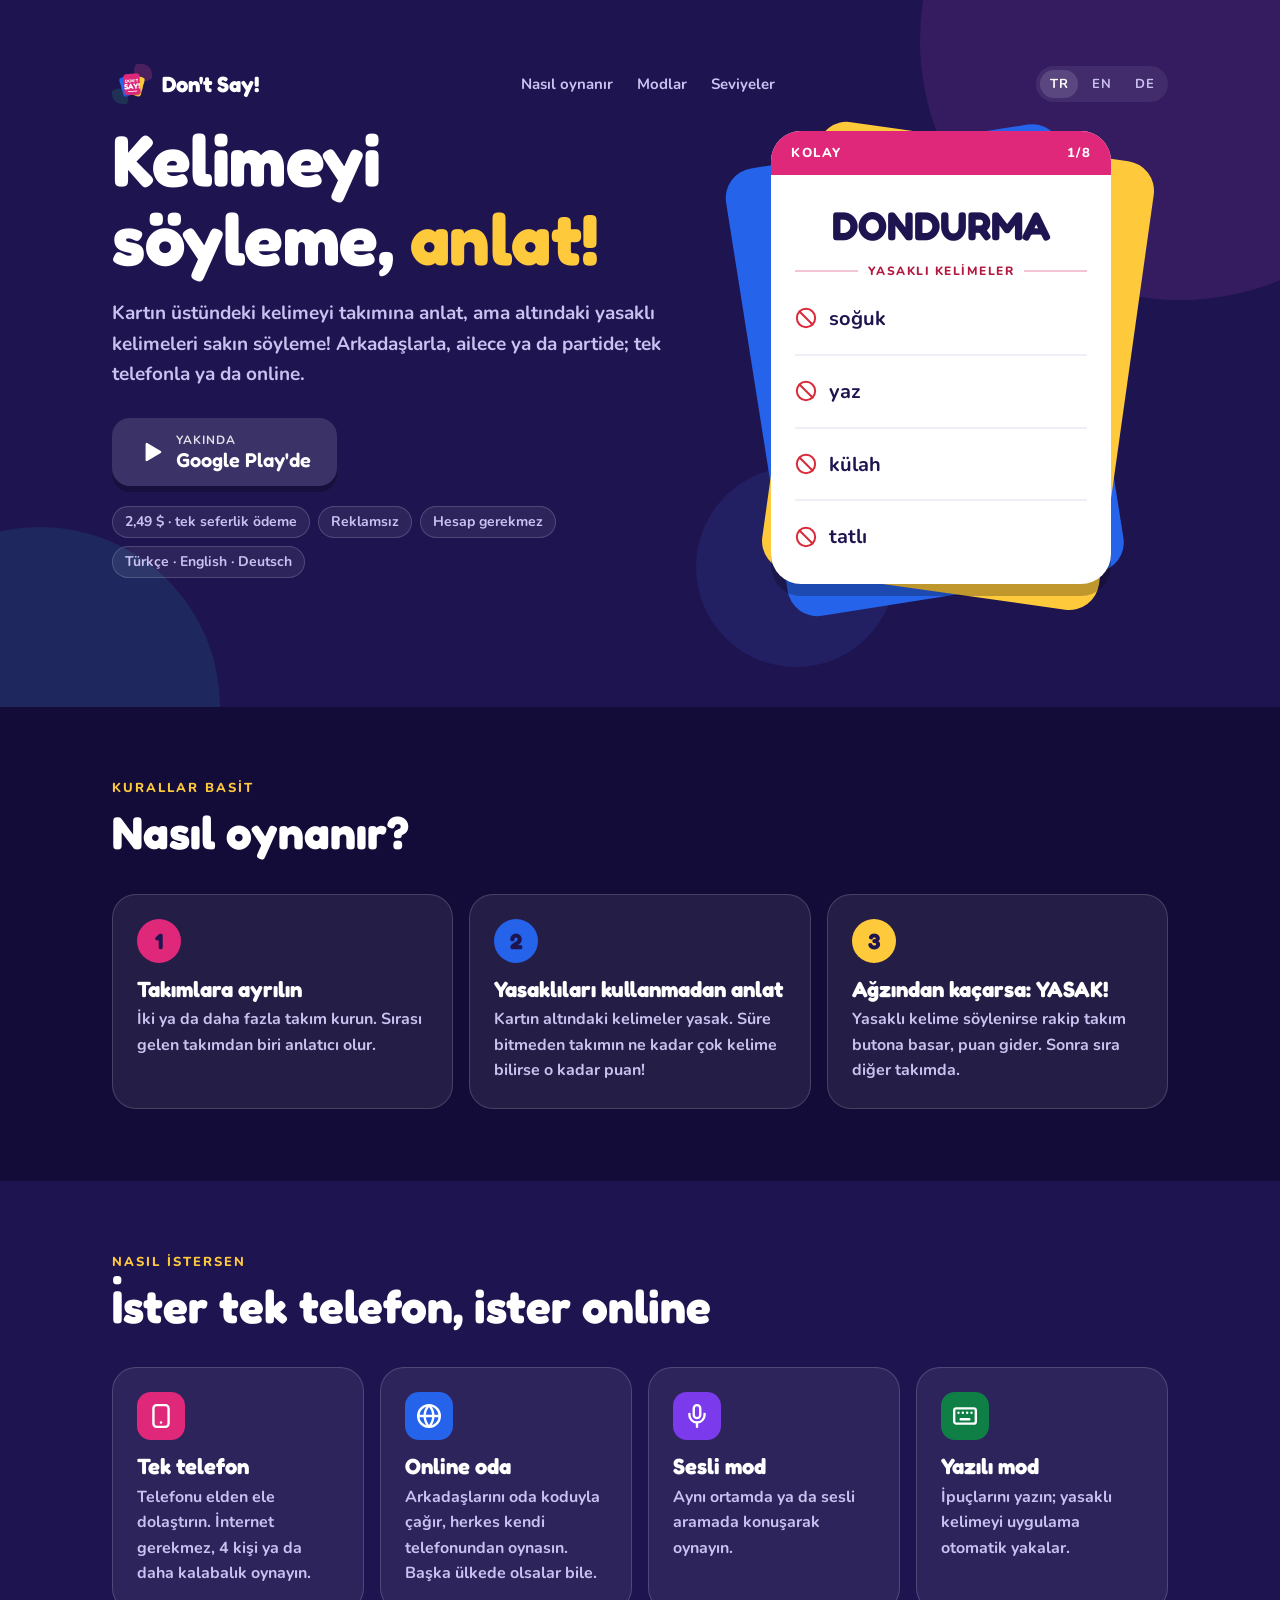
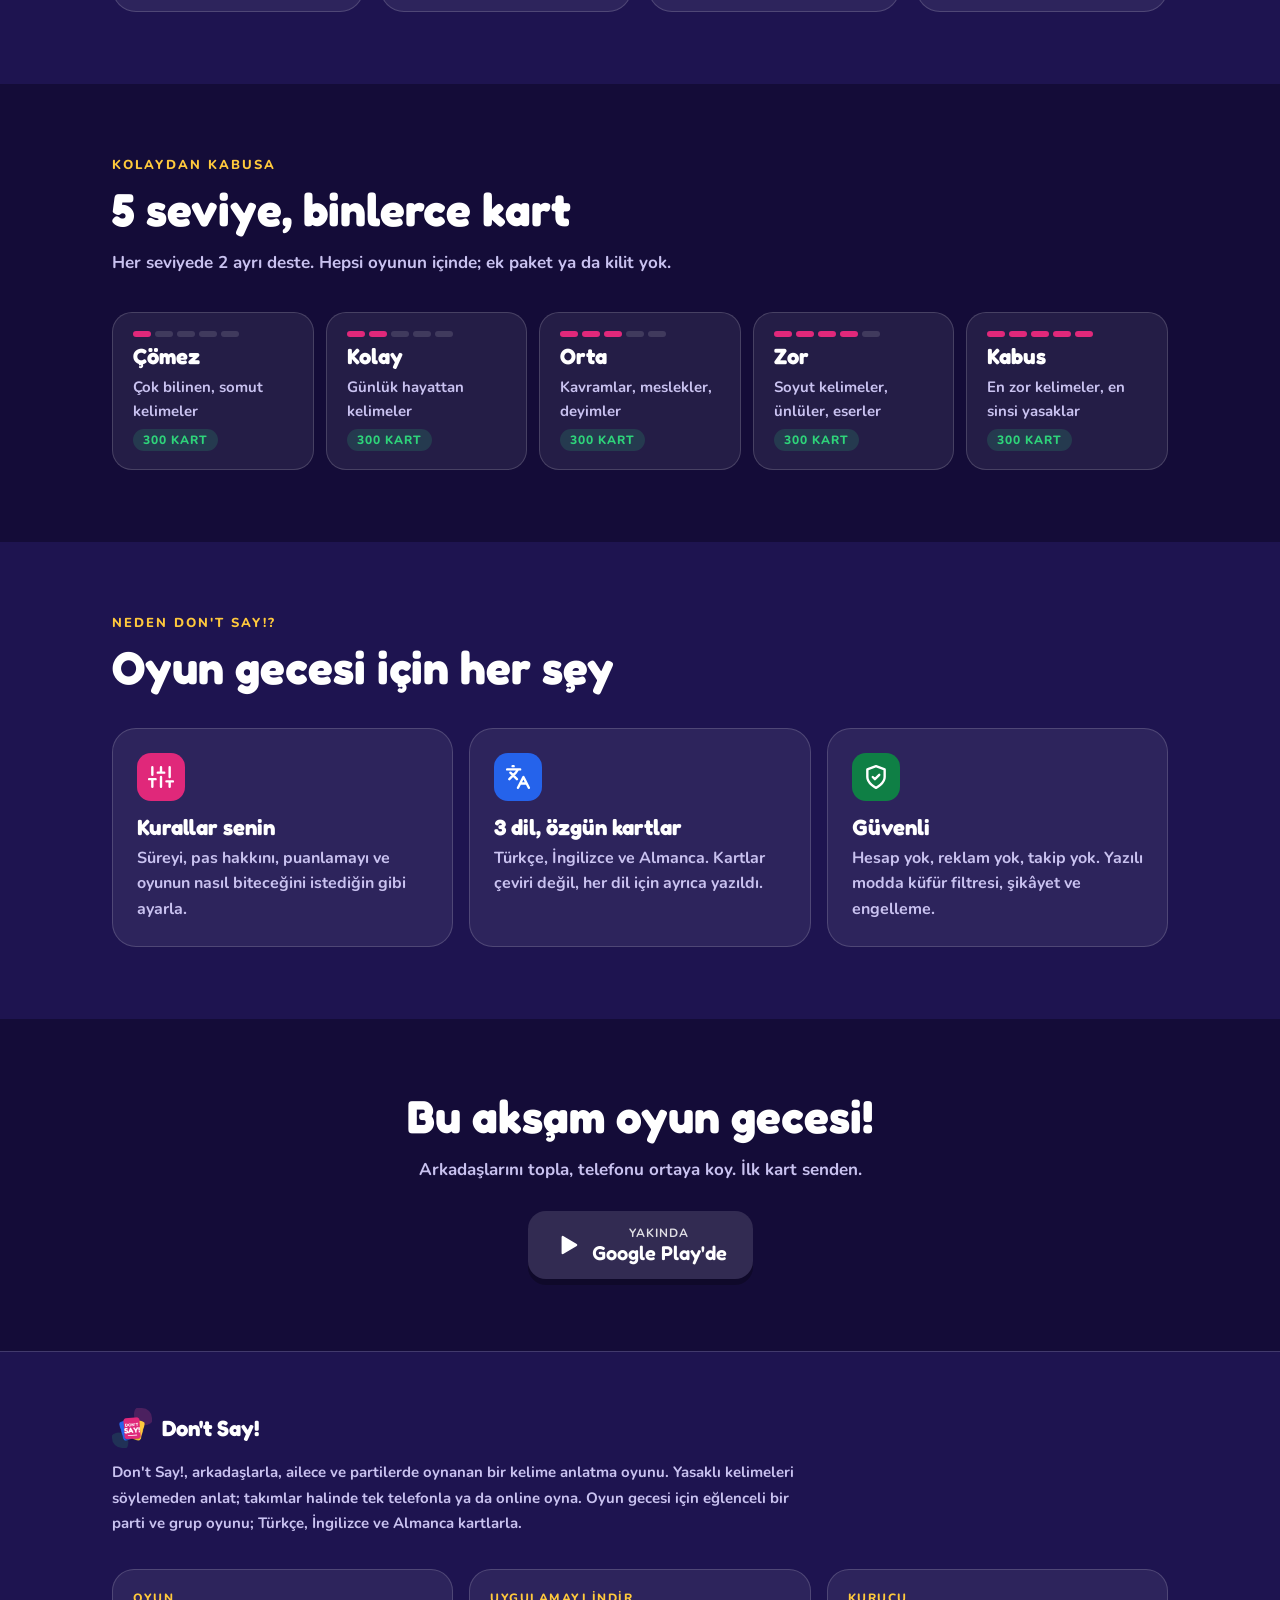
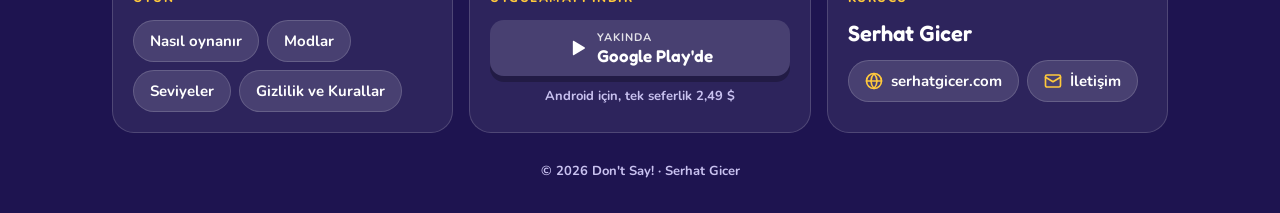
<file: index.html>
<!doctype html>
<html lang="tr">
<head>
<meta charset="utf-8">
<meta name="viewport" content="width=device-width, initial-scale=1">
<title>Don't Say! – Yasaklı kelimelerle anlatma oyunu</title>
<meta name="description" content="Yasaklı kelimeleri söylemeden anlat! Arkadaşlarınla online ya da tek telefonla oynanan parti oyunu.">
<meta name="theme-color" content="#1E1450">
<meta property="og:type" content="website">
<meta property="og:title" content="Don't Say! – Yasaklı kelimelerle anlatma oyunu">
<meta property="og:description" content="Yasaklı kelimeleri söylemeden anlat! Arkadaşlarınla online ya da tek telefonla oynanan parti oyunu.">
<link rel="canonical" href="https://serhatovic73.github.io/dont-say-site/">
<link rel="alternate" hreflang="tr" href="https://serhatovic73.github.io/dont-say-site/">
<link rel="alternate" hreflang="en" href="https://serhatovic73.github.io/dont-say-site/en/">
<link rel="alternate" hreflang="de" href="https://serhatovic73.github.io/dont-say-site/de/">
<meta property="og:image" content="https://serhatovic73.github.io/dont-say-site/img/feature-tr.png">
<meta property="og:url" content="https://serhatovic73.github.io/dont-say-site/">
<link rel="icon" type="image/png" href="img/favicon.png">
<link rel="apple-touch-icon" href="img/icon-512.png">
<link rel="preconnect" href="https://fonts.googleapis.com">
<link rel="preconnect" href="https://fonts.gstatic.com" crossorigin>
<link rel="stylesheet" href="https://fonts.googleapis.com/css2?family=Fredoka:wght@600;700&family=Nunito:wght@700;800&display=swap">
<link rel="stylesheet" href="style.css">
</head>
<body>
<div class="hero">
  <div class="blobs" aria-hidden="true"><span></span><span></span><span></span></div>
  <header class="top"><div class="wrap">
  <a class="brand" href="index.html"><img src="img/icon-512.png" alt="" width="40" height="40">Don't Say!</a>
  <nav class="links" aria-label="Menu"><a href="#how">Nasıl oynanır</a><a href="#modes">Modlar</a><a href="#levels">Seviyeler</a></nav>
  <nav class="langs" aria-label="Language"><a href="index.html" hreflang="tr" lang="tr" aria-current="page">TR</a><a href="en/index.html" hreflang="en" lang="en">EN</a><a href="de/index.html" hreflang="de" lang="de">DE</a></nav>
</div></header>
  <div class="wrap">
    <div>
      <h1>Kelimeyi söyleme, <em>anlat!</em></h1>
      <p class="lead">Kartın üstündeki kelimeyi takımına anlat, ama altındaki yasaklı kelimeleri sakın söyleme! Arkadaşlarla, ailece ya da partide; tek telefonla ya da online.</p>
      <a class="btn soon" href="https://play.google.com/store/apps/details?id=com.serhatgicer.dontsaygame" rel="noopener"><svg viewBox="0 0 24 24" aria-hidden="true"><path fill="currentColor" d="M7 4.5v15a1 1 0 0 0 1.5.86l12.5-7.5a1 1 0 0 0 0-1.72L8.5 3.64A1 1 0 0 0 7 4.5z"/></svg><span><small>Yakında</small>Google Play'de</span></a>
      <ul class="chips"><li>2,49 $ · tek seferlik ödeme</li><li>Reklamsız</li><li>Hesap gerekmez</li><li>Türkçe · English · Deutsch</li></ul>
    </div>
    <div class="deck" aria-hidden="true">
      <div class="back b1"></div><div class="back b2"></div>
      <div class="card" id="card">
        <div class="band"><span>KOLAY</span><span id="count">1/8</span></div>
        <div class="word" id="word">DONDURMA</div>
        <div class="head">YASAKLI KELİMELER</div>
        <ul id="taboo"><li><svg viewBox="0 0 24 24" fill="none" stroke="currentColor" stroke-width="2.2" stroke-linecap="round" stroke-linejoin="round" aria-hidden="true"><circle cx="12" cy="12" r="10"/><path d="m4.9 4.9 14.2 14.2"/></svg><span>soğuk</span></li><li><svg viewBox="0 0 24 24" fill="none" stroke="currentColor" stroke-width="2.2" stroke-linecap="round" stroke-linejoin="round" aria-hidden="true"><circle cx="12" cy="12" r="10"/><path d="m4.9 4.9 14.2 14.2"/></svg><span>yaz</span></li><li><svg viewBox="0 0 24 24" fill="none" stroke="currentColor" stroke-width="2.2" stroke-linecap="round" stroke-linejoin="round" aria-hidden="true"><circle cx="12" cy="12" r="10"/><path d="m4.9 4.9 14.2 14.2"/></svg><span>külah</span></li><li><svg viewBox="0 0 24 24" fill="none" stroke="currentColor" stroke-width="2.2" stroke-linecap="round" stroke-linejoin="round" aria-hidden="true"><circle cx="12" cy="12" r="10"/><path d="m4.9 4.9 14.2 14.2"/></svg><span>tatlı</span></li></ul>
      </div>
    </div>
  </div>
</div>

<section class="block alt" id="how"><div class="wrap">
  <div class="eyebrow">Kurallar basit</div>
  <h2>Nasıl oynanır?</h2>
  <div class="grid three">
    <div class="tile"><div class="num c-pink">1</div><h3>Takımlara ayrılın</h3><p>İki ya da daha fazla takım kurun. Sırası gelen takımdan biri anlatıcı olur.</p></div>
    <div class="tile"><div class="num c-blue">2</div><h3>Yasaklıları kullanmadan anlat</h3><p>Kartın altındaki kelimeler yasak. Süre bitmeden takımın ne kadar çok kelime bilirse o kadar puan!</p></div>
    <div class="tile"><div class="num c-yellow">3</div><h3>Ağzından kaçarsa: YASAK!</h3><p>Yasaklı kelime söylenirse rakip takım butona basar, puan gider. Sonra sıra diğer takımda.</p></div>
  </div>
</div></section>

<section class="block" id="modes"><div class="wrap">
  <div class="eyebrow">Nasıl istersen</div>
  <h2>İster tek telefon, ister online</h2>
  <div class="grid two four">
    <div class="tile"><div class="icon c-pink"><svg viewBox="0 0 24 24" fill="none" stroke="currentColor" stroke-width="2.2" stroke-linecap="round" stroke-linejoin="round" aria-hidden="true"><rect x="5" y="2" width="14" height="20" rx="3"/><path d="M12 18h.01"/></svg></div><h3>Tek telefon</h3><p>Telefonu elden ele dolaştırın. İnternet gerekmez, 4 kişi ya da daha kalabalık oynayın.</p></div>
    <div class="tile"><div class="icon c-blue"><svg viewBox="0 0 24 24" fill="none" stroke="currentColor" stroke-width="2.2" stroke-linecap="round" stroke-linejoin="round" aria-hidden="true"><circle cx="12" cy="12" r="10"/><path d="M2 12h20"/><path d="M12 2a15 15 0 0 1 4 10 15 15 0 0 1-4 10 15 15 0 0 1-4-10 15 15 0 0 1 4-10z"/></svg></div><h3>Online oda</h3><p>Arkadaşlarını oda koduyla çağır, herkes kendi telefonundan oynasın. Başka ülkede olsalar bile.</p></div>
    <div class="tile"><div class="icon c-purple"><svg viewBox="0 0 24 24" fill="none" stroke="currentColor" stroke-width="2.2" stroke-linecap="round" stroke-linejoin="round" aria-hidden="true"><rect x="9" y="2" width="6" height="12" rx="3"/><path d="M19 10v1a7 7 0 0 1-14 0v-1"/><path d="M12 18v4"/></svg></div><h3>Sesli mod</h3><p>Aynı ortamda ya da sesli aramada konuşarak oynayın.</p></div>
    <div class="tile"><div class="icon c-green"><svg viewBox="0 0 24 24" fill="none" stroke="currentColor" stroke-width="2.2" stroke-linecap="round" stroke-linejoin="round" aria-hidden="true"><rect x="2" y="5" width="20" height="14" rx="2"/><path d="M6 9h.01M10 9h.01M14 9h.01M18 9h.01M8 15h8"/></svg></div><h3>Yazılı mod</h3><p>İpuçlarını yazın; yasaklı kelimeyi uygulama otomatik yakalar.</p></div>
  </div>
</div></section>

<section class="block alt" id="levels"><div class="wrap">
  <div class="eyebrow">Kolaydan kabusa</div>
  <h2>5 seviye, binlerce kart</h2>
  <p class="sub">Her seviyede 2 ayrı deste. Hepsi oyunun içinde; ek paket ya da kilit yok.</p>
  <div class="levels">
    <div class="level"><div class="bars" aria-hidden="true"><i class="on"></i><i></i><i></i><i></i><i></i></div><div class="name">Çömez</div><p>Çok bilinen, somut kelimeler</p><span class="tag free">300 kart</span></div>
    <div class="level"><div class="bars" aria-hidden="true"><i class="on"></i><i class="on"></i><i></i><i></i><i></i></div><div class="name">Kolay</div><p>Günlük hayattan kelimeler</p><span class="tag free">300 kart</span></div>
    <div class="level"><div class="bars" aria-hidden="true"><i class="on"></i><i class="on"></i><i class="on"></i><i></i><i></i></div><div class="name">Orta</div><p>Kavramlar, meslekler, deyimler</p><span class="tag free">300 kart</span></div>
    <div class="level"><div class="bars" aria-hidden="true"><i class="on"></i><i class="on"></i><i class="on"></i><i class="on"></i><i></i></div><div class="name">Zor</div><p>Soyut kelimeler, ünlüler, eserler</p><span class="tag free">300 kart</span></div>
    <div class="level"><div class="bars" aria-hidden="true"><i class="on"></i><i class="on"></i><i class="on"></i><i class="on"></i><i class="on"></i></div><div class="name">Kabus</div><p>En zor kelimeler, en sinsi yasaklar</p><span class="tag free">300 kart</span></div>
  </div>
</div></section>

<section class="block"><div class="wrap">
  <div class="eyebrow">Neden Don't Say!?</div>
  <h2>Oyun gecesi için her şey</h2>
  <div class="grid three">
    <div class="tile"><div class="icon c-pink"><svg viewBox="0 0 24 24" fill="none" stroke="currentColor" stroke-width="2.2" stroke-linecap="round" stroke-linejoin="round" aria-hidden="true"><path d="M4 21v-7M4 10V3M12 21v-9M12 8V3M20 21v-5M20 12V3M1 14h6M9 8h6M17 16h6"/></svg></div><h3>Kurallar senin</h3><p>Süreyi, pas hakkını, puanlamayı ve oyunun nasıl biteceğini istediğin gibi ayarla.</p></div>
    <div class="tile"><div class="icon c-blue"><svg viewBox="0 0 24 24" fill="none" stroke="currentColor" stroke-width="2.2" stroke-linecap="round" stroke-linejoin="round" aria-hidden="true"><path d="m5 8 6 6M4 14l6-6 2-3M2 5h12M7 2h1M22 22l-5-10-5 10M14 18h6"/></svg></div><h3>3 dil, özgün kartlar</h3><p>Türkçe, İngilizce ve Almanca. Kartlar çeviri değil, her dil için ayrıca yazıldı.</p></div>
    <div class="tile"><div class="icon c-green"><svg viewBox="0 0 24 24" fill="none" stroke="currentColor" stroke-width="2.2" stroke-linecap="round" stroke-linejoin="round" aria-hidden="true"><path d="M12 22s8-4 8-10V5l-8-3-8 3v7c0 6 8 10 8 10z"/><path d="m9 12 2 2 4-4"/></svg></div><h3>Güvenli</h3><p>Hesap yok, reklam yok, takip yok. Yazılı modda küfür filtresi, şikâyet ve engelleme.</p></div>
  </div>
</div></section>

<section class="block alt cta"><div class="wrap">
  <h2>Bu akşam oyun gecesi!</h2>
  <p class="sub">Arkadaşlarını topla, telefonu ortaya koy. İlk kart senden.</p>
  <a class="btn soon" href="https://play.google.com/store/apps/details?id=com.serhatgicer.dontsaygame" rel="noopener"><svg viewBox="0 0 24 24" aria-hidden="true"><path fill="currentColor" d="M7 4.5v15a1 1 0 0 0 1.5.86l12.5-7.5a1 1 0 0 0 0-1.72L8.5 3.64A1 1 0 0 0 7 4.5z"/></svg><span><small>Yakında</small>Google Play'de</span></a>
</div></section>

<footer><div class="wrap">
  <div class="foot-top">
    <a class="brand" href="index.html"><img src="img/icon-512.png" alt="Don't Say!" width="40" height="40" loading="lazy">Don't Say!</a>
    <p>Don't Say!, arkadaşlarla, ailece ve partilerde oynanan bir kelime anlatma oyunu. Yasaklı kelimeleri söylemeden anlat; takımlar halinde tek telefonla ya da online oyna. Oyun gecesi için eğlenceli bir parti ve grup oyunu; Türkçe, İngilizce ve Almanca kartlarla.</p>
  </div>
  <div class="foot-cards">
    <nav class="foot-card" aria-label="Oyun">
      <h3>Oyun</h3>
      <div class="pills">
        <a class="pill" href="#how">Nasıl oynanır</a>
        <a class="pill" href="#modes">Modlar</a>
        <a class="pill" href="#levels">Seviyeler</a>
        <a class="pill" href="privacy.html#tr">Gizlilik ve Kurallar</a>
      </div>
    </nav>
    <div class="foot-card">
      <h3>Uygulamayı indir</h3>
      <a class="btn small soon" href="https://play.google.com/store/apps/details?id=com.serhatgicer.dontsaygame" rel="noopener"><svg viewBox="0 0 24 24" aria-hidden="true"><path fill="currentColor" d="M7 4.5v15a1 1 0 0 0 1.5.86l12.5-7.5a1 1 0 0 0 0-1.72L8.5 3.64A1 1 0 0 0 7 4.5z"/></svg><span><small>Yakında</small>Google Play'de</span></a>
      <p class="foot-note">Android için, tek seferlik 2,49 $</p>
    </div>
    <div class="foot-card">
      <h3>Kurucu</h3>
      <p class="founder-name">Serhat Gicer</p>
      <div class="pills">
        <a class="pill" href="https://serhatgicer.com" rel="author"><svg viewBox="0 0 24 24" fill="none" stroke="currentColor" stroke-width="2.2" stroke-linecap="round" stroke-linejoin="round" aria-hidden="true"><circle cx="12" cy="12" r="10"/><path d="M2 12h20"/><path d="M12 2a15 15 0 0 1 4 10 15 15 0 0 1-4 10 15 15 0 0 1-4-10 15 15 0 0 1 4-10z"/></svg>serhatgicer.com</a>
        <a class="pill" href="mailto:serhatgicer49@gmail.com"><svg viewBox="0 0 24 24" fill="none" stroke="currentColor" stroke-width="2.2" stroke-linecap="round" stroke-linejoin="round" aria-hidden="true"><rect x="2" y="4" width="20" height="16" rx="2"/><path d="m22 7-10 6L2 7"/></svg>İletişim</a>
      </div>
    </div>
  </div>
  <div class="foot-bottom">© 2026 Don't Say! · Serhat Gicer</div>
</div></footer>
<script type="application/ld+json">{"@context":"https://schema.org","@type":"MobileApplication","name":"Don't Say!","description":"Yasaklı kelimeleri söylemeden anlat! Arkadaşlarınla online ya da tek telefonla oynanan parti oyunu.","applicationCategory":"GameApplication","genre":"Party game","operatingSystem":"Android","inLanguage":["tr","en","de"],"url":"https://serhatovic73.github.io/dont-say-site/","image":"https://serhatovic73.github.io/dont-say-site/img/icon-512.png","offers":{"@type":"Offer","price":"2.49","priceCurrency":"USD"},"author":{"@type":"Person","name":"Serhat Gicer","url":"https://serhatgicer.com"}}</script>

<script>
// Hero'daki kart birkaç saniyede bir sonraki örnek karta geçer.
(function () {
  var cards = [{"word":"DONDURMA","taboo":["soğuk","yaz","külah","tatlı"]},{"word":"ŞEMSİYE","taboo":["yağmur","ıslak","açmak","güneş"]},{"word":"ÇAY","taboo":["bardak","demlik","sıcak","şeker"]},{"word":"ASANSÖR","taboo":["kat","bina","yukarı","aşağı"]},{"word":"PİKNİK","taboo":["çimen","örtü","sepet","park"]},{"word":"KAMP","taboo":["çadır","ateş","orman","doğa"]},{"word":"MARKET","taboo":["alışveriş","kasa","sepet","almak"]},{"word":"ECZANE","taboo":["ilaç","reçete","doktor","nöbetçi"]}];
  if (cards.length < 2 || matchMedia('(prefers-reduced-motion: reduce)').matches) return;
  var card = document.getElementById('card'), word = document.getElementById('word');
  var taboo = document.getElementById('taboo'), count = document.getElementById('count');
  var ban = "<svg viewBox=\"0 0 24 24\" fill=\"none\" stroke=\"currentColor\" stroke-width=\"2.2\" stroke-linecap=\"round\" stroke-linejoin=\"round\" aria-hidden=\"true\"><circle cx=\"12\" cy=\"12\" r=\"10\"/><path d=\"m4.9 4.9 14.2 14.2\"/></svg>";
  var esc = function (s) { var d = document.createElement('div'); d.textContent = s; return d.innerHTML; };
  var i = 0;
  setInterval(function () {
    card.classList.add('out');
    setTimeout(function () {
      i = (i + 1) % cards.length;
      word.textContent = cards[i].word;
      taboo.innerHTML = cards[i].taboo.map(function (w) { return '<li>' + ban + '<span>' + esc(w) + '</span></li>'; }).join('');
      count.textContent = (i + 1) + '/' + cards.length;
      card.classList.remove('out');
    }, 350);
  }, 3200);
})();
</script>
</body>
</html>
</file>
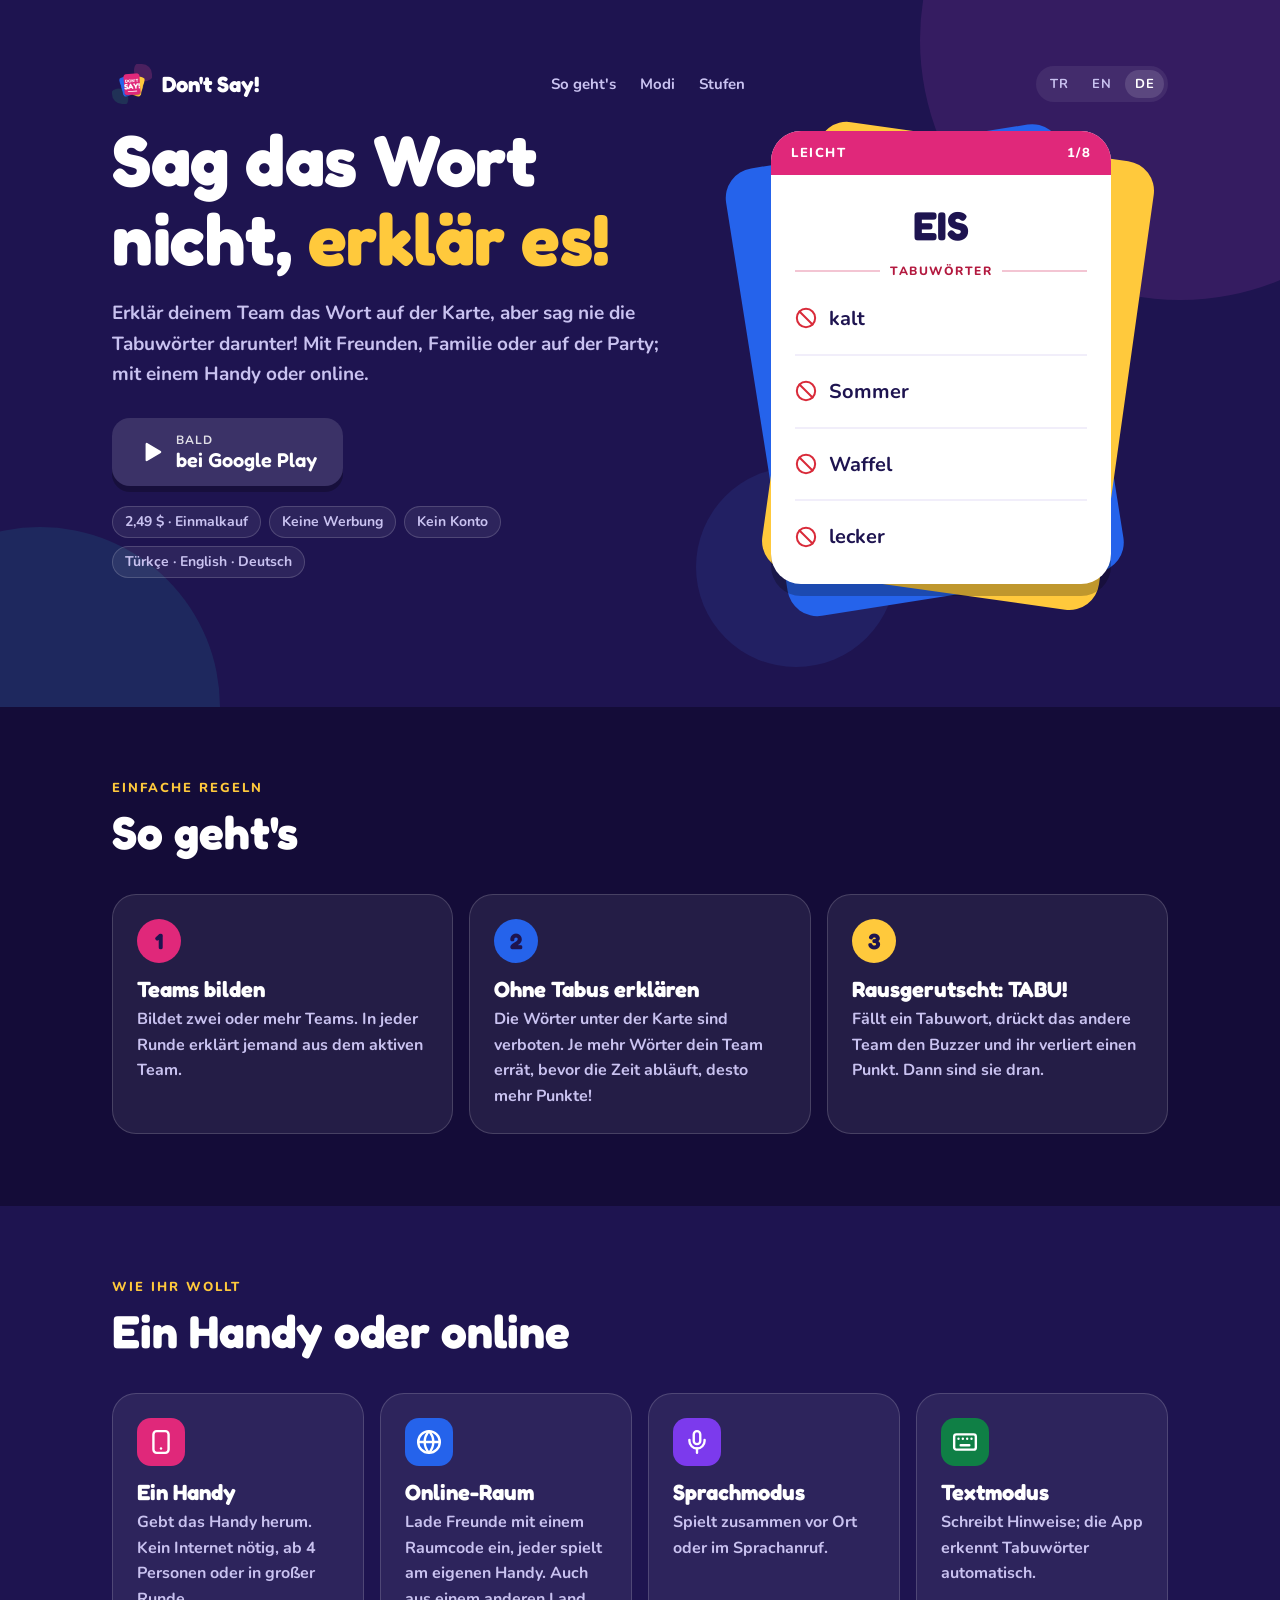
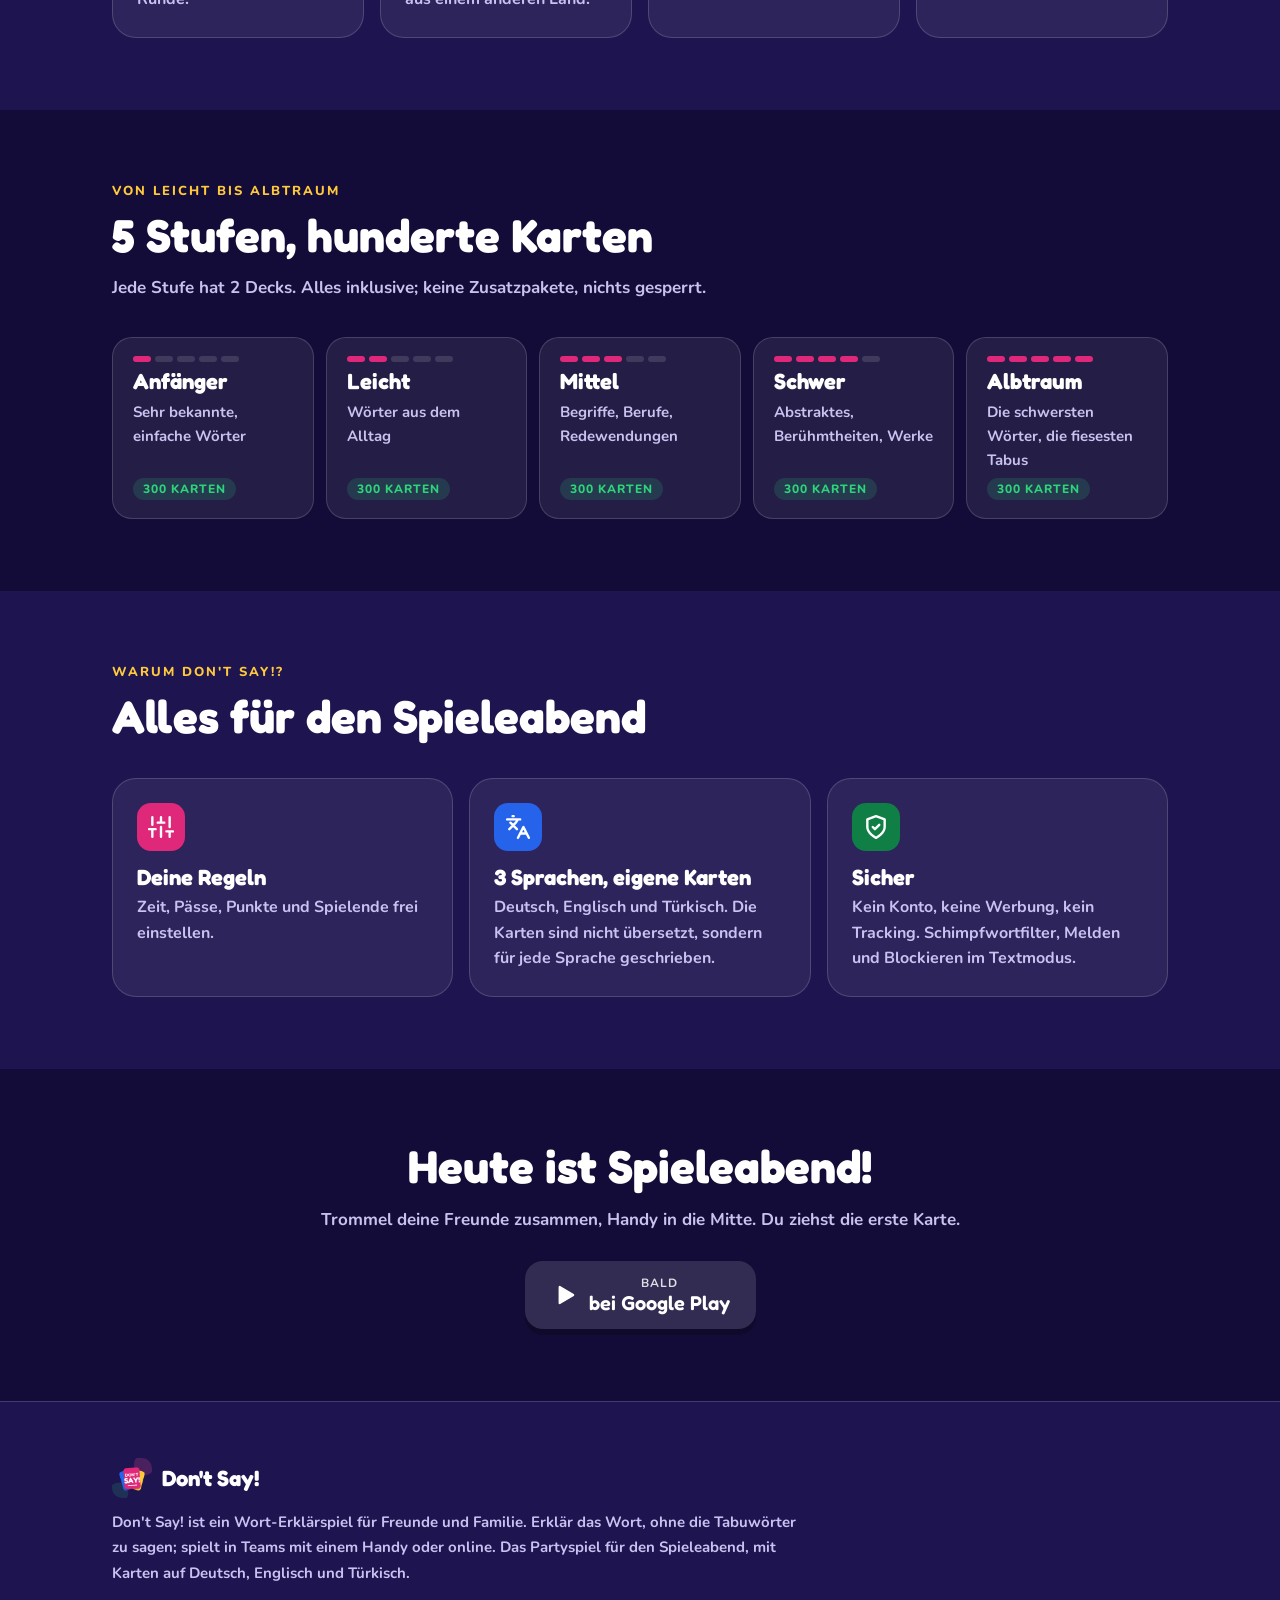
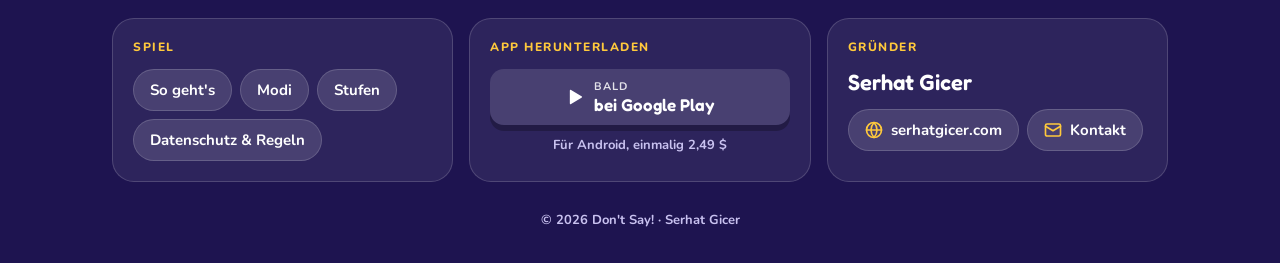
<file: de/index.html>
<!doctype html>
<html lang="de">
<head>
<meta charset="utf-8">
<meta name="viewport" content="width=device-width, initial-scale=1">
<title>Don't Say! – Das Partyspiel mit Tabuwörtern</title>
<meta name="description" content="Erklär das Wort ohne die Tabuwörter! Ein Partyspiel für Freunde, online oder mit einem Handy.">
<meta name="theme-color" content="#1E1450">
<meta property="og:type" content="website">
<meta property="og:title" content="Don't Say! – Das Partyspiel mit Tabuwörtern">
<meta property="og:description" content="Erklär das Wort ohne die Tabuwörter! Ein Partyspiel für Freunde, online oder mit einem Handy.">
<link rel="canonical" href="https://serhatovic73.github.io/dont-say-site/de/">
<link rel="alternate" hreflang="tr" href="https://serhatovic73.github.io/dont-say-site/">
<link rel="alternate" hreflang="en" href="https://serhatovic73.github.io/dont-say-site/en/">
<link rel="alternate" hreflang="de" href="https://serhatovic73.github.io/dont-say-site/de/">
<meta property="og:image" content="https://serhatovic73.github.io/dont-say-site/img/feature-de.png">
<meta property="og:url" content="https://serhatovic73.github.io/dont-say-site/de/">
<link rel="icon" type="image/png" href="../img/favicon.png">
<link rel="apple-touch-icon" href="../img/icon-512.png">
<link rel="preconnect" href="https://fonts.googleapis.com">
<link rel="preconnect" href="https://fonts.gstatic.com" crossorigin>
<link rel="stylesheet" href="https://fonts.googleapis.com/css2?family=Fredoka:wght@600;700&family=Nunito:wght@700;800&display=swap">
<link rel="stylesheet" href="../style.css">
</head>
<body>
<div class="hero">
  <div class="blobs" aria-hidden="true"><span></span><span></span><span></span></div>
  <header class="top"><div class="wrap">
  <a class="brand" href="../de/index.html"><img src="../img/icon-512.png" alt="" width="40" height="40">Don't Say!</a>
  <nav class="links" aria-label="Menu"><a href="#how">So geht's</a><a href="#modes">Modi</a><a href="#levels">Stufen</a></nav>
  <nav class="langs" aria-label="Language"><a href="../index.html" hreflang="tr" lang="tr">TR</a><a href="../en/index.html" hreflang="en" lang="en">EN</a><a href="../de/index.html" hreflang="de" lang="de" aria-current="page">DE</a></nav>
</div></header>
  <div class="wrap">
    <div>
      <h1>Sag das Wort nicht, <em>erklär es!</em></h1>
      <p class="lead">Erklär deinem Team das Wort auf der Karte, aber sag nie die Tabuwörter darunter! Mit Freunden, Familie oder auf der Party; mit einem Handy oder online.</p>
      <a class="btn soon" href="https://play.google.com/store/apps/details?id=com.serhatgicer.dontsaygame" rel="noopener"><svg viewBox="0 0 24 24" aria-hidden="true"><path fill="currentColor" d="M7 4.5v15a1 1 0 0 0 1.5.86l12.5-7.5a1 1 0 0 0 0-1.72L8.5 3.64A1 1 0 0 0 7 4.5z"/></svg><span><small>Bald</small>bei Google Play</span></a>
      <ul class="chips"><li>2,49 $ · Einmalkauf</li><li>Keine Werbung</li><li>Kein Konto</li><li>Türkçe · English · Deutsch</li></ul>
    </div>
    <div class="deck" aria-hidden="true">
      <div class="back b1"></div><div class="back b2"></div>
      <div class="card" id="card">
        <div class="band"><span>LEICHT</span><span id="count">1/8</span></div>
        <div class="word" id="word">EIS</div>
        <div class="head">TABUWÖRTER</div>
        <ul id="taboo"><li><svg viewBox="0 0 24 24" fill="none" stroke="currentColor" stroke-width="2.2" stroke-linecap="round" stroke-linejoin="round" aria-hidden="true"><circle cx="12" cy="12" r="10"/><path d="m4.9 4.9 14.2 14.2"/></svg><span>kalt</span></li><li><svg viewBox="0 0 24 24" fill="none" stroke="currentColor" stroke-width="2.2" stroke-linecap="round" stroke-linejoin="round" aria-hidden="true"><circle cx="12" cy="12" r="10"/><path d="m4.9 4.9 14.2 14.2"/></svg><span>Sommer</span></li><li><svg viewBox="0 0 24 24" fill="none" stroke="currentColor" stroke-width="2.2" stroke-linecap="round" stroke-linejoin="round" aria-hidden="true"><circle cx="12" cy="12" r="10"/><path d="m4.9 4.9 14.2 14.2"/></svg><span>Waffel</span></li><li><svg viewBox="0 0 24 24" fill="none" stroke="currentColor" stroke-width="2.2" stroke-linecap="round" stroke-linejoin="round" aria-hidden="true"><circle cx="12" cy="12" r="10"/><path d="m4.9 4.9 14.2 14.2"/></svg><span>lecker</span></li></ul>
      </div>
    </div>
  </div>
</div>

<section class="block alt" id="how"><div class="wrap">
  <div class="eyebrow">Einfache Regeln</div>
  <h2>So geht's</h2>
  <div class="grid three">
    <div class="tile"><div class="num c-pink">1</div><h3>Teams bilden</h3><p>Bildet zwei oder mehr Teams. In jeder Runde erklärt jemand aus dem aktiven Team.</p></div>
    <div class="tile"><div class="num c-blue">2</div><h3>Ohne Tabus erklären</h3><p>Die Wörter unter der Karte sind verboten. Je mehr Wörter dein Team errät, bevor die Zeit abläuft, desto mehr Punkte!</p></div>
    <div class="tile"><div class="num c-yellow">3</div><h3>Rausgerutscht: TABU!</h3><p>Fällt ein Tabuwort, drückt das andere Team den Buzzer und ihr verliert einen Punkt. Dann sind sie dran.</p></div>
  </div>
</div></section>

<section class="block" id="modes"><div class="wrap">
  <div class="eyebrow">Wie ihr wollt</div>
  <h2>Ein Handy oder online</h2>
  <div class="grid two four">
    <div class="tile"><div class="icon c-pink"><svg viewBox="0 0 24 24" fill="none" stroke="currentColor" stroke-width="2.2" stroke-linecap="round" stroke-linejoin="round" aria-hidden="true"><rect x="5" y="2" width="14" height="20" rx="3"/><path d="M12 18h.01"/></svg></div><h3>Ein Handy</h3><p>Gebt das Handy herum. Kein Internet nötig, ab 4 Personen oder in großer Runde.</p></div>
    <div class="tile"><div class="icon c-blue"><svg viewBox="0 0 24 24" fill="none" stroke="currentColor" stroke-width="2.2" stroke-linecap="round" stroke-linejoin="round" aria-hidden="true"><circle cx="12" cy="12" r="10"/><path d="M2 12h20"/><path d="M12 2a15 15 0 0 1 4 10 15 15 0 0 1-4 10 15 15 0 0 1-4-10 15 15 0 0 1 4-10z"/></svg></div><h3>Online-Raum</h3><p>Lade Freunde mit einem Raumcode ein, jeder spielt am eigenen Handy. Auch aus einem anderen Land.</p></div>
    <div class="tile"><div class="icon c-purple"><svg viewBox="0 0 24 24" fill="none" stroke="currentColor" stroke-width="2.2" stroke-linecap="round" stroke-linejoin="round" aria-hidden="true"><rect x="9" y="2" width="6" height="12" rx="3"/><path d="M19 10v1a7 7 0 0 1-14 0v-1"/><path d="M12 18v4"/></svg></div><h3>Sprachmodus</h3><p>Spielt zusammen vor Ort oder im Sprachanruf.</p></div>
    <div class="tile"><div class="icon c-green"><svg viewBox="0 0 24 24" fill="none" stroke="currentColor" stroke-width="2.2" stroke-linecap="round" stroke-linejoin="round" aria-hidden="true"><rect x="2" y="5" width="20" height="14" rx="2"/><path d="M6 9h.01M10 9h.01M14 9h.01M18 9h.01M8 15h8"/></svg></div><h3>Textmodus</h3><p>Schreibt Hinweise; die App erkennt Tabuwörter automatisch.</p></div>
  </div>
</div></section>

<section class="block alt" id="levels"><div class="wrap">
  <div class="eyebrow">Von leicht bis Albtraum</div>
  <h2>5 Stufen, hunderte Karten</h2>
  <p class="sub">Jede Stufe hat 2 Decks. Alles inklusive; keine Zusatzpakete, nichts gesperrt.</p>
  <div class="levels">
    <div class="level"><div class="bars" aria-hidden="true"><i class="on"></i><i></i><i></i><i></i><i></i></div><div class="name">Anfänger</div><p>Sehr bekannte, einfache Wörter</p><span class="tag free">300 Karten</span></div>
    <div class="level"><div class="bars" aria-hidden="true"><i class="on"></i><i class="on"></i><i></i><i></i><i></i></div><div class="name">Leicht</div><p>Wörter aus dem Alltag</p><span class="tag free">300 Karten</span></div>
    <div class="level"><div class="bars" aria-hidden="true"><i class="on"></i><i class="on"></i><i class="on"></i><i></i><i></i></div><div class="name">Mittel</div><p>Begriffe, Berufe, Redewendungen</p><span class="tag free">300 Karten</span></div>
    <div class="level"><div class="bars" aria-hidden="true"><i class="on"></i><i class="on"></i><i class="on"></i><i class="on"></i><i></i></div><div class="name">Schwer</div><p>Abstraktes, Berühmtheiten, Werke</p><span class="tag free">300 Karten</span></div>
    <div class="level"><div class="bars" aria-hidden="true"><i class="on"></i><i class="on"></i><i class="on"></i><i class="on"></i><i class="on"></i></div><div class="name">Albtraum</div><p>Die schwersten Wörter, die fiesesten Tabus</p><span class="tag free">300 Karten</span></div>
  </div>
</div></section>

<section class="block"><div class="wrap">
  <div class="eyebrow">Warum Don't Say!?</div>
  <h2>Alles für den Spieleabend</h2>
  <div class="grid three">
    <div class="tile"><div class="icon c-pink"><svg viewBox="0 0 24 24" fill="none" stroke="currentColor" stroke-width="2.2" stroke-linecap="round" stroke-linejoin="round" aria-hidden="true"><path d="M4 21v-7M4 10V3M12 21v-9M12 8V3M20 21v-5M20 12V3M1 14h6M9 8h6M17 16h6"/></svg></div><h3>Deine Regeln</h3><p>Zeit, Pässe, Punkte und Spielende frei einstellen.</p></div>
    <div class="tile"><div class="icon c-blue"><svg viewBox="0 0 24 24" fill="none" stroke="currentColor" stroke-width="2.2" stroke-linecap="round" stroke-linejoin="round" aria-hidden="true"><path d="m5 8 6 6M4 14l6-6 2-3M2 5h12M7 2h1M22 22l-5-10-5 10M14 18h6"/></svg></div><h3>3 Sprachen, eigene Karten</h3><p>Deutsch, Englisch und Türkisch. Die Karten sind nicht übersetzt, sondern für jede Sprache geschrieben.</p></div>
    <div class="tile"><div class="icon c-green"><svg viewBox="0 0 24 24" fill="none" stroke="currentColor" stroke-width="2.2" stroke-linecap="round" stroke-linejoin="round" aria-hidden="true"><path d="M12 22s8-4 8-10V5l-8-3-8 3v7c0 6 8 10 8 10z"/><path d="m9 12 2 2 4-4"/></svg></div><h3>Sicher</h3><p>Kein Konto, keine Werbung, kein Tracking. Schimpfwortfilter, Melden und Blockieren im Textmodus.</p></div>
  </div>
</div></section>

<section class="block alt cta"><div class="wrap">
  <h2>Heute ist Spieleabend!</h2>
  <p class="sub">Trommel deine Freunde zusammen, Handy in die Mitte. Du ziehst die erste Karte.</p>
  <a class="btn soon" href="https://play.google.com/store/apps/details?id=com.serhatgicer.dontsaygame" rel="noopener"><svg viewBox="0 0 24 24" aria-hidden="true"><path fill="currentColor" d="M7 4.5v15a1 1 0 0 0 1.5.86l12.5-7.5a1 1 0 0 0 0-1.72L8.5 3.64A1 1 0 0 0 7 4.5z"/></svg><span><small>Bald</small>bei Google Play</span></a>
</div></section>

<footer><div class="wrap">
  <div class="foot-top">
    <a class="brand" href="../de/index.html"><img src="../img/icon-512.png" alt="Don't Say!" width="40" height="40" loading="lazy">Don't Say!</a>
    <p>Don't Say! ist ein Wort-Erklärspiel für Freunde und Familie. Erklär das Wort, ohne die Tabuwörter zu sagen; spielt in Teams mit einem Handy oder online. Das Partyspiel für den Spieleabend, mit Karten auf Deutsch, Englisch und Türkisch.</p>
  </div>
  <div class="foot-cards">
    <nav class="foot-card" aria-label="Spiel">
      <h3>Spiel</h3>
      <div class="pills">
        <a class="pill" href="#how">So geht's</a>
        <a class="pill" href="#modes">Modi</a>
        <a class="pill" href="#levels">Stufen</a>
        <a class="pill" href="../privacy.html#de">Datenschutz & Regeln</a>
      </div>
    </nav>
    <div class="foot-card">
      <h3>App herunterladen</h3>
      <a class="btn small soon" href="https://play.google.com/store/apps/details?id=com.serhatgicer.dontsaygame" rel="noopener"><svg viewBox="0 0 24 24" aria-hidden="true"><path fill="currentColor" d="M7 4.5v15a1 1 0 0 0 1.5.86l12.5-7.5a1 1 0 0 0 0-1.72L8.5 3.64A1 1 0 0 0 7 4.5z"/></svg><span><small>Bald</small>bei Google Play</span></a>
      <p class="foot-note">Für Android, einmalig 2,49 $</p>
    </div>
    <div class="foot-card">
      <h3>Gründer</h3>
      <p class="founder-name">Serhat Gicer</p>
      <div class="pills">
        <a class="pill" href="https://serhatgicer.com" rel="author"><svg viewBox="0 0 24 24" fill="none" stroke="currentColor" stroke-width="2.2" stroke-linecap="round" stroke-linejoin="round" aria-hidden="true"><circle cx="12" cy="12" r="10"/><path d="M2 12h20"/><path d="M12 2a15 15 0 0 1 4 10 15 15 0 0 1-4 10 15 15 0 0 1-4-10 15 15 0 0 1 4-10z"/></svg>serhatgicer.com</a>
        <a class="pill" href="mailto:serhatgicer49@gmail.com"><svg viewBox="0 0 24 24" fill="none" stroke="currentColor" stroke-width="2.2" stroke-linecap="round" stroke-linejoin="round" aria-hidden="true"><rect x="2" y="4" width="20" height="16" rx="2"/><path d="m22 7-10 6L2 7"/></svg>Kontakt</a>
      </div>
    </div>
  </div>
  <div class="foot-bottom">© 2026 Don't Say! · Serhat Gicer</div>
</div></footer>
<script type="application/ld+json">{"@context":"https://schema.org","@type":"MobileApplication","name":"Don't Say!","description":"Erklär das Wort ohne die Tabuwörter! Ein Partyspiel für Freunde, online oder mit einem Handy.","applicationCategory":"GameApplication","genre":"Party game","operatingSystem":"Android","inLanguage":["tr","en","de"],"url":"https://serhatovic73.github.io/dont-say-site/de/","image":"https://serhatovic73.github.io/dont-say-site/img/icon-512.png","offers":{"@type":"Offer","price":"2.49","priceCurrency":"USD"},"author":{"@type":"Person","name":"Serhat Gicer","url":"https://serhatgicer.com"}}</script>

<script>
// Hero'daki kart birkaç saniyede bir sonraki örnek karta geçer.
(function () {
  var cards = [{"word":"EIS","taboo":["kalt","Sommer","Waffel","lecker"]},{"word":"REGENSCHIRM","taboo":["Regen","nass","aufspannen","Griff"]},{"word":"TEE","taboo":["Tasse","heiß","Beutel","trinken"]},{"word":"AUFZUG","taboo":["Stockwerk","Gebäude","hoch","runter"]},{"word":"PICKNICK","taboo":["Decke","Korb","Park","draußen"]},{"word":"ZELTEN","taboo":["Zelt","Lagerfeuer","Wald","Schlafsack"]},{"word":"SUPERMARKT","taboo":["einkaufen","Kasse","Einkaufswagen","Lebensmittel"]},{"word":"APOTHEKE","taboo":["Medikamente","Rezept","Tabletten","Apotheker"]}];
  if (cards.length < 2 || matchMedia('(prefers-reduced-motion: reduce)').matches) return;
  var card = document.getElementById('card'), word = document.getElementById('word');
  var taboo = document.getElementById('taboo'), count = document.getElementById('count');
  var ban = "<svg viewBox=\"0 0 24 24\" fill=\"none\" stroke=\"currentColor\" stroke-width=\"2.2\" stroke-linecap=\"round\" stroke-linejoin=\"round\" aria-hidden=\"true\"><circle cx=\"12\" cy=\"12\" r=\"10\"/><path d=\"m4.9 4.9 14.2 14.2\"/></svg>";
  var esc = function (s) { var d = document.createElement('div'); d.textContent = s; return d.innerHTML; };
  var i = 0;
  setInterval(function () {
    card.classList.add('out');
    setTimeout(function () {
      i = (i + 1) % cards.length;
      word.textContent = cards[i].word;
      taboo.innerHTML = cards[i].taboo.map(function (w) { return '<li>' + ban + '<span>' + esc(w) + '</span></li>'; }).join('');
      count.textContent = (i + 1) + '/' + cards.length;
      card.classList.remove('out');
    }, 350);
  }, 3200);
})();
</script>
</body>
</html>
</file>
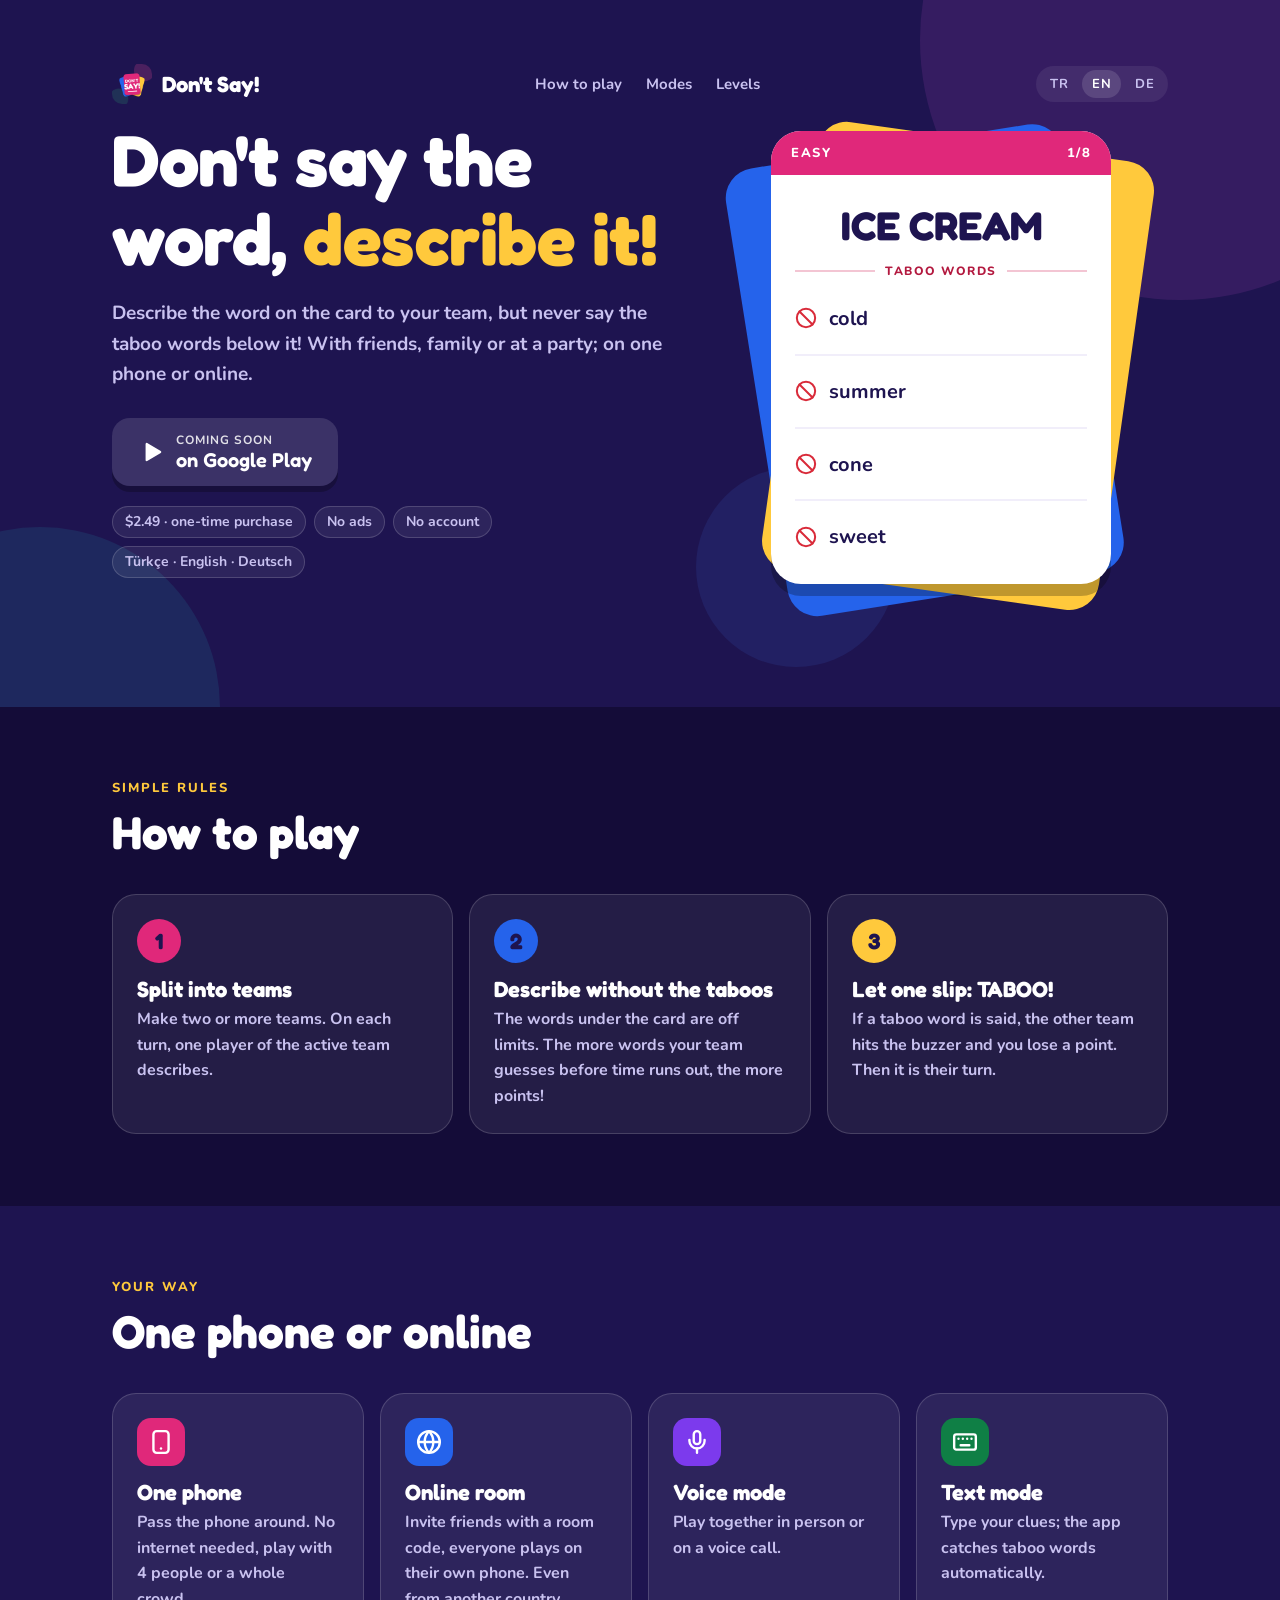
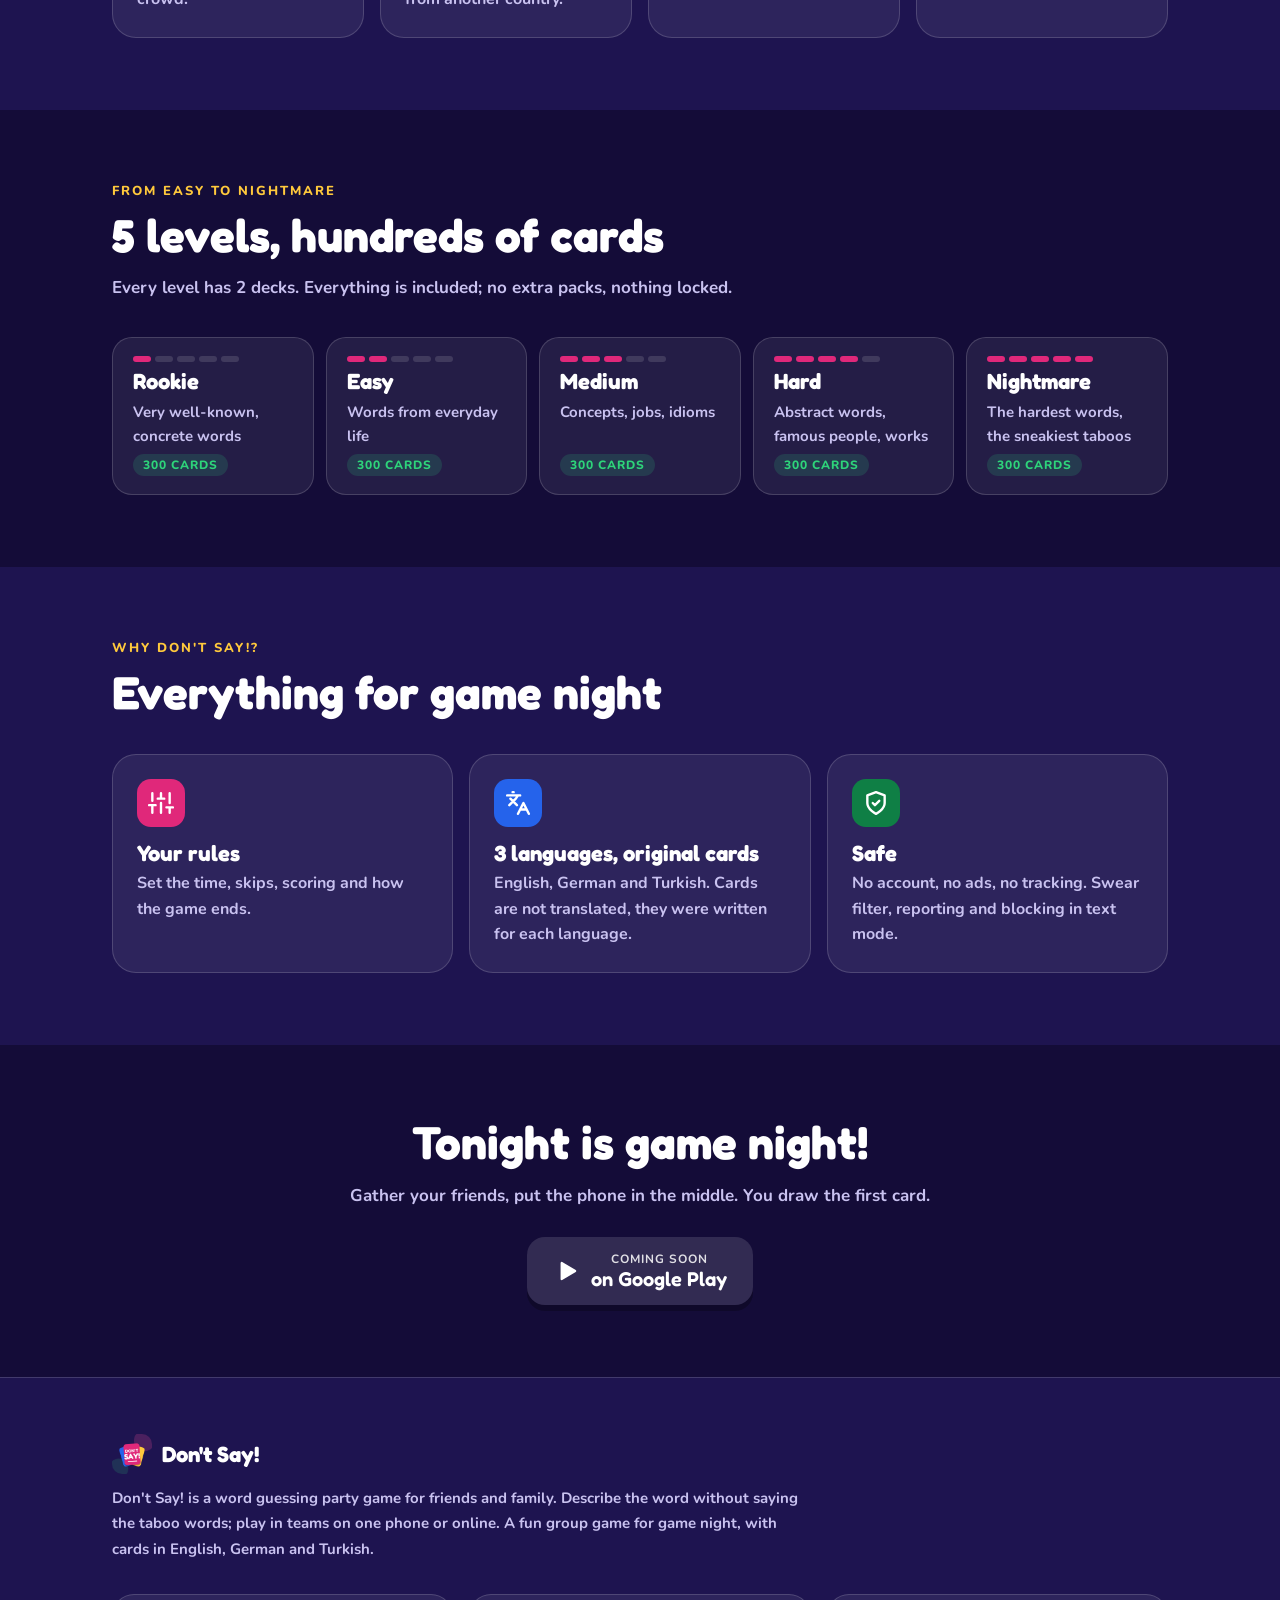
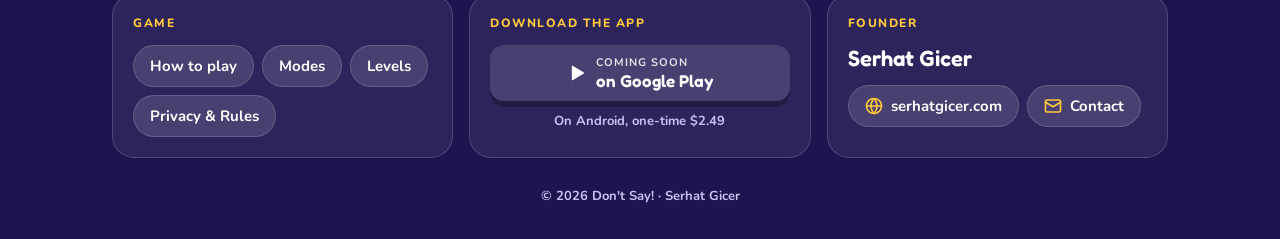
<file: en/index.html>
<!doctype html>
<html lang="en">
<head>
<meta charset="utf-8">
<meta name="viewport" content="width=device-width, initial-scale=1">
<title>Don't Say! – The taboo word party game</title>
<meta name="description" content="Describe the word without the taboo words! A party game to play online with friends or on one phone.">
<meta name="theme-color" content="#1E1450">
<meta property="og:type" content="website">
<meta property="og:title" content="Don't Say! – The taboo word party game">
<meta property="og:description" content="Describe the word without the taboo words! A party game to play online with friends or on one phone.">
<link rel="canonical" href="https://serhatovic73.github.io/dont-say-site/en/">
<link rel="alternate" hreflang="tr" href="https://serhatovic73.github.io/dont-say-site/">
<link rel="alternate" hreflang="en" href="https://serhatovic73.github.io/dont-say-site/en/">
<link rel="alternate" hreflang="de" href="https://serhatovic73.github.io/dont-say-site/de/">
<meta property="og:image" content="https://serhatovic73.github.io/dont-say-site/img/feature-en.png">
<meta property="og:url" content="https://serhatovic73.github.io/dont-say-site/en/">
<link rel="icon" type="image/png" href="../img/favicon.png">
<link rel="apple-touch-icon" href="../img/icon-512.png">
<link rel="preconnect" href="https://fonts.googleapis.com">
<link rel="preconnect" href="https://fonts.gstatic.com" crossorigin>
<link rel="stylesheet" href="https://fonts.googleapis.com/css2?family=Fredoka:wght@600;700&family=Nunito:wght@700;800&display=swap">
<link rel="stylesheet" href="../style.css">
</head>
<body>
<div class="hero">
  <div class="blobs" aria-hidden="true"><span></span><span></span><span></span></div>
  <header class="top"><div class="wrap">
  <a class="brand" href="../en/index.html"><img src="../img/icon-512.png" alt="" width="40" height="40">Don't Say!</a>
  <nav class="links" aria-label="Menu"><a href="#how">How to play</a><a href="#modes">Modes</a><a href="#levels">Levels</a></nav>
  <nav class="langs" aria-label="Language"><a href="../index.html" hreflang="tr" lang="tr">TR</a><a href="../en/index.html" hreflang="en" lang="en" aria-current="page">EN</a><a href="../de/index.html" hreflang="de" lang="de">DE</a></nav>
</div></header>
  <div class="wrap">
    <div>
      <h1>Don't say the word, <em>describe it!</em></h1>
      <p class="lead">Describe the word on the card to your team, but never say the taboo words below it! With friends, family or at a party; on one phone or online.</p>
      <a class="btn soon" href="https://play.google.com/store/apps/details?id=com.serhatgicer.dontsaygame" rel="noopener"><svg viewBox="0 0 24 24" aria-hidden="true"><path fill="currentColor" d="M7 4.5v15a1 1 0 0 0 1.5.86l12.5-7.5a1 1 0 0 0 0-1.72L8.5 3.64A1 1 0 0 0 7 4.5z"/></svg><span><small>Coming soon</small>on Google Play</span></a>
      <ul class="chips"><li>$2.49 · one-time purchase</li><li>No ads</li><li>No account</li><li>Türkçe · English · Deutsch</li></ul>
    </div>
    <div class="deck" aria-hidden="true">
      <div class="back b1"></div><div class="back b2"></div>
      <div class="card" id="card">
        <div class="band"><span>EASY</span><span id="count">1/8</span></div>
        <div class="word" id="word">ICE CREAM</div>
        <div class="head">TABOO WORDS</div>
        <ul id="taboo"><li><svg viewBox="0 0 24 24" fill="none" stroke="currentColor" stroke-width="2.2" stroke-linecap="round" stroke-linejoin="round" aria-hidden="true"><circle cx="12" cy="12" r="10"/><path d="m4.9 4.9 14.2 14.2"/></svg><span>cold</span></li><li><svg viewBox="0 0 24 24" fill="none" stroke="currentColor" stroke-width="2.2" stroke-linecap="round" stroke-linejoin="round" aria-hidden="true"><circle cx="12" cy="12" r="10"/><path d="m4.9 4.9 14.2 14.2"/></svg><span>summer</span></li><li><svg viewBox="0 0 24 24" fill="none" stroke="currentColor" stroke-width="2.2" stroke-linecap="round" stroke-linejoin="round" aria-hidden="true"><circle cx="12" cy="12" r="10"/><path d="m4.9 4.9 14.2 14.2"/></svg><span>cone</span></li><li><svg viewBox="0 0 24 24" fill="none" stroke="currentColor" stroke-width="2.2" stroke-linecap="round" stroke-linejoin="round" aria-hidden="true"><circle cx="12" cy="12" r="10"/><path d="m4.9 4.9 14.2 14.2"/></svg><span>sweet</span></li></ul>
      </div>
    </div>
  </div>
</div>

<section class="block alt" id="how"><div class="wrap">
  <div class="eyebrow">Simple rules</div>
  <h2>How to play</h2>
  <div class="grid three">
    <div class="tile"><div class="num c-pink">1</div><h3>Split into teams</h3><p>Make two or more teams. On each turn, one player of the active team describes.</p></div>
    <div class="tile"><div class="num c-blue">2</div><h3>Describe without the taboos</h3><p>The words under the card are off limits. The more words your team guesses before time runs out, the more points!</p></div>
    <div class="tile"><div class="num c-yellow">3</div><h3>Let one slip: TABOO!</h3><p>If a taboo word is said, the other team hits the buzzer and you lose a point. Then it is their turn.</p></div>
  </div>
</div></section>

<section class="block" id="modes"><div class="wrap">
  <div class="eyebrow">Your way</div>
  <h2>One phone or online</h2>
  <div class="grid two four">
    <div class="tile"><div class="icon c-pink"><svg viewBox="0 0 24 24" fill="none" stroke="currentColor" stroke-width="2.2" stroke-linecap="round" stroke-linejoin="round" aria-hidden="true"><rect x="5" y="2" width="14" height="20" rx="3"/><path d="M12 18h.01"/></svg></div><h3>One phone</h3><p>Pass the phone around. No internet needed, play with 4 people or a whole crowd.</p></div>
    <div class="tile"><div class="icon c-blue"><svg viewBox="0 0 24 24" fill="none" stroke="currentColor" stroke-width="2.2" stroke-linecap="round" stroke-linejoin="round" aria-hidden="true"><circle cx="12" cy="12" r="10"/><path d="M2 12h20"/><path d="M12 2a15 15 0 0 1 4 10 15 15 0 0 1-4 10 15 15 0 0 1-4-10 15 15 0 0 1 4-10z"/></svg></div><h3>Online room</h3><p>Invite friends with a room code, everyone plays on their own phone. Even from another country.</p></div>
    <div class="tile"><div class="icon c-purple"><svg viewBox="0 0 24 24" fill="none" stroke="currentColor" stroke-width="2.2" stroke-linecap="round" stroke-linejoin="round" aria-hidden="true"><rect x="9" y="2" width="6" height="12" rx="3"/><path d="M19 10v1a7 7 0 0 1-14 0v-1"/><path d="M12 18v4"/></svg></div><h3>Voice mode</h3><p>Play together in person or on a voice call.</p></div>
    <div class="tile"><div class="icon c-green"><svg viewBox="0 0 24 24" fill="none" stroke="currentColor" stroke-width="2.2" stroke-linecap="round" stroke-linejoin="round" aria-hidden="true"><rect x="2" y="5" width="20" height="14" rx="2"/><path d="M6 9h.01M10 9h.01M14 9h.01M18 9h.01M8 15h8"/></svg></div><h3>Text mode</h3><p>Type your clues; the app catches taboo words automatically.</p></div>
  </div>
</div></section>

<section class="block alt" id="levels"><div class="wrap">
  <div class="eyebrow">From easy to nightmare</div>
  <h2>5 levels, hundreds of cards</h2>
  <p class="sub">Every level has 2 decks. Everything is included; no extra packs, nothing locked.</p>
  <div class="levels">
    <div class="level"><div class="bars" aria-hidden="true"><i class="on"></i><i></i><i></i><i></i><i></i></div><div class="name">Rookie</div><p>Very well-known, concrete words</p><span class="tag free">300 cards</span></div>
    <div class="level"><div class="bars" aria-hidden="true"><i class="on"></i><i class="on"></i><i></i><i></i><i></i></div><div class="name">Easy</div><p>Words from everyday life</p><span class="tag free">300 cards</span></div>
    <div class="level"><div class="bars" aria-hidden="true"><i class="on"></i><i class="on"></i><i class="on"></i><i></i><i></i></div><div class="name">Medium</div><p>Concepts, jobs, idioms</p><span class="tag free">300 cards</span></div>
    <div class="level"><div class="bars" aria-hidden="true"><i class="on"></i><i class="on"></i><i class="on"></i><i class="on"></i><i></i></div><div class="name">Hard</div><p>Abstract words, famous people, works</p><span class="tag free">300 cards</span></div>
    <div class="level"><div class="bars" aria-hidden="true"><i class="on"></i><i class="on"></i><i class="on"></i><i class="on"></i><i class="on"></i></div><div class="name">Nightmare</div><p>The hardest words, the sneakiest taboos</p><span class="tag free">300 cards</span></div>
  </div>
</div></section>

<section class="block"><div class="wrap">
  <div class="eyebrow">Why Don't Say!?</div>
  <h2>Everything for game night</h2>
  <div class="grid three">
    <div class="tile"><div class="icon c-pink"><svg viewBox="0 0 24 24" fill="none" stroke="currentColor" stroke-width="2.2" stroke-linecap="round" stroke-linejoin="round" aria-hidden="true"><path d="M4 21v-7M4 10V3M12 21v-9M12 8V3M20 21v-5M20 12V3M1 14h6M9 8h6M17 16h6"/></svg></div><h3>Your rules</h3><p>Set the time, skips, scoring and how the game ends.</p></div>
    <div class="tile"><div class="icon c-blue"><svg viewBox="0 0 24 24" fill="none" stroke="currentColor" stroke-width="2.2" stroke-linecap="round" stroke-linejoin="round" aria-hidden="true"><path d="m5 8 6 6M4 14l6-6 2-3M2 5h12M7 2h1M22 22l-5-10-5 10M14 18h6"/></svg></div><h3>3 languages, original cards</h3><p>English, German and Turkish. Cards are not translated, they were written for each language.</p></div>
    <div class="tile"><div class="icon c-green"><svg viewBox="0 0 24 24" fill="none" stroke="currentColor" stroke-width="2.2" stroke-linecap="round" stroke-linejoin="round" aria-hidden="true"><path d="M12 22s8-4 8-10V5l-8-3-8 3v7c0 6 8 10 8 10z"/><path d="m9 12 2 2 4-4"/></svg></div><h3>Safe</h3><p>No account, no ads, no tracking. Swear filter, reporting and blocking in text mode.</p></div>
  </div>
</div></section>

<section class="block alt cta"><div class="wrap">
  <h2>Tonight is game night!</h2>
  <p class="sub">Gather your friends, put the phone in the middle. You draw the first card.</p>
  <a class="btn soon" href="https://play.google.com/store/apps/details?id=com.serhatgicer.dontsaygame" rel="noopener"><svg viewBox="0 0 24 24" aria-hidden="true"><path fill="currentColor" d="M7 4.5v15a1 1 0 0 0 1.5.86l12.5-7.5a1 1 0 0 0 0-1.72L8.5 3.64A1 1 0 0 0 7 4.5z"/></svg><span><small>Coming soon</small>on Google Play</span></a>
</div></section>

<footer><div class="wrap">
  <div class="foot-top">
    <a class="brand" href="../en/index.html"><img src="../img/icon-512.png" alt="Don't Say!" width="40" height="40" loading="lazy">Don't Say!</a>
    <p>Don't Say! is a word guessing party game for friends and family. Describe the word without saying the taboo words; play in teams on one phone or online. A fun group game for game night, with cards in English, German and Turkish.</p>
  </div>
  <div class="foot-cards">
    <nav class="foot-card" aria-label="Game">
      <h3>Game</h3>
      <div class="pills">
        <a class="pill" href="#how">How to play</a>
        <a class="pill" href="#modes">Modes</a>
        <a class="pill" href="#levels">Levels</a>
        <a class="pill" href="../privacy.html#en">Privacy & Rules</a>
      </div>
    </nav>
    <div class="foot-card">
      <h3>Download the app</h3>
      <a class="btn small soon" href="https://play.google.com/store/apps/details?id=com.serhatgicer.dontsaygame" rel="noopener"><svg viewBox="0 0 24 24" aria-hidden="true"><path fill="currentColor" d="M7 4.5v15a1 1 0 0 0 1.5.86l12.5-7.5a1 1 0 0 0 0-1.72L8.5 3.64A1 1 0 0 0 7 4.5z"/></svg><span><small>Coming soon</small>on Google Play</span></a>
      <p class="foot-note">On Android, one-time $2.49</p>
    </div>
    <div class="foot-card">
      <h3>Founder</h3>
      <p class="founder-name">Serhat Gicer</p>
      <div class="pills">
        <a class="pill" href="https://serhatgicer.com" rel="author"><svg viewBox="0 0 24 24" fill="none" stroke="currentColor" stroke-width="2.2" stroke-linecap="round" stroke-linejoin="round" aria-hidden="true"><circle cx="12" cy="12" r="10"/><path d="M2 12h20"/><path d="M12 2a15 15 0 0 1 4 10 15 15 0 0 1-4 10 15 15 0 0 1-4-10 15 15 0 0 1 4-10z"/></svg>serhatgicer.com</a>
        <a class="pill" href="mailto:serhatgicer49@gmail.com"><svg viewBox="0 0 24 24" fill="none" stroke="currentColor" stroke-width="2.2" stroke-linecap="round" stroke-linejoin="round" aria-hidden="true"><rect x="2" y="4" width="20" height="16" rx="2"/><path d="m22 7-10 6L2 7"/></svg>Contact</a>
      </div>
    </div>
  </div>
  <div class="foot-bottom">© 2026 Don't Say! · Serhat Gicer</div>
</div></footer>
<script type="application/ld+json">{"@context":"https://schema.org","@type":"MobileApplication","name":"Don't Say!","description":"Describe the word without the taboo words! A party game to play online with friends or on one phone.","applicationCategory":"GameApplication","genre":"Party game","operatingSystem":"Android","inLanguage":["tr","en","de"],"url":"https://serhatovic73.github.io/dont-say-site/en/","image":"https://serhatovic73.github.io/dont-say-site/img/icon-512.png","offers":{"@type":"Offer","price":"2.49","priceCurrency":"USD"},"author":{"@type":"Person","name":"Serhat Gicer","url":"https://serhatgicer.com"}}</script>

<script>
// Hero'daki kart birkaç saniyede bir sonraki örnek karta geçer.
(function () {
  var cards = [{"word":"ICE CREAM","taboo":["cold","summer","cone","sweet"]},{"word":"UMBRELLA","taboo":["rain","wet","open","handle"]},{"word":"TEA","taboo":["cup","hot","leaves","English"]},{"word":"ELEVATOR","taboo":["floor","building","up","down"]},{"word":"PICNIC","taboo":["blanket","basket","park","outdoor"]},{"word":"CAMPING","taboo":["tent","fire","forest","outdoors"]},{"word":"SUPERMARKET","taboo":["shop","groceries","cart","checkout"]},{"word":"PHARMACY","taboo":["medicine","prescription","drugstore","pills"]}];
  if (cards.length < 2 || matchMedia('(prefers-reduced-motion: reduce)').matches) return;
  var card = document.getElementById('card'), word = document.getElementById('word');
  var taboo = document.getElementById('taboo'), count = document.getElementById('count');
  var ban = "<svg viewBox=\"0 0 24 24\" fill=\"none\" stroke=\"currentColor\" stroke-width=\"2.2\" stroke-linecap=\"round\" stroke-linejoin=\"round\" aria-hidden=\"true\"><circle cx=\"12\" cy=\"12\" r=\"10\"/><path d=\"m4.9 4.9 14.2 14.2\"/></svg>";
  var esc = function (s) { var d = document.createElement('div'); d.textContent = s; return d.innerHTML; };
  var i = 0;
  setInterval(function () {
    card.classList.add('out');
    setTimeout(function () {
      i = (i + 1) % cards.length;
      word.textContent = cards[i].word;
      taboo.innerHTML = cards[i].taboo.map(function (w) { return '<li>' + ban + '<span>' + esc(w) + '</span></li>'; }).join('');
      count.textContent = (i + 1) + '/' + cards.length;
      card.classList.remove('out');
    }, 350);
  }, 3200);
})();
</script>
</body>
</html>
</file>
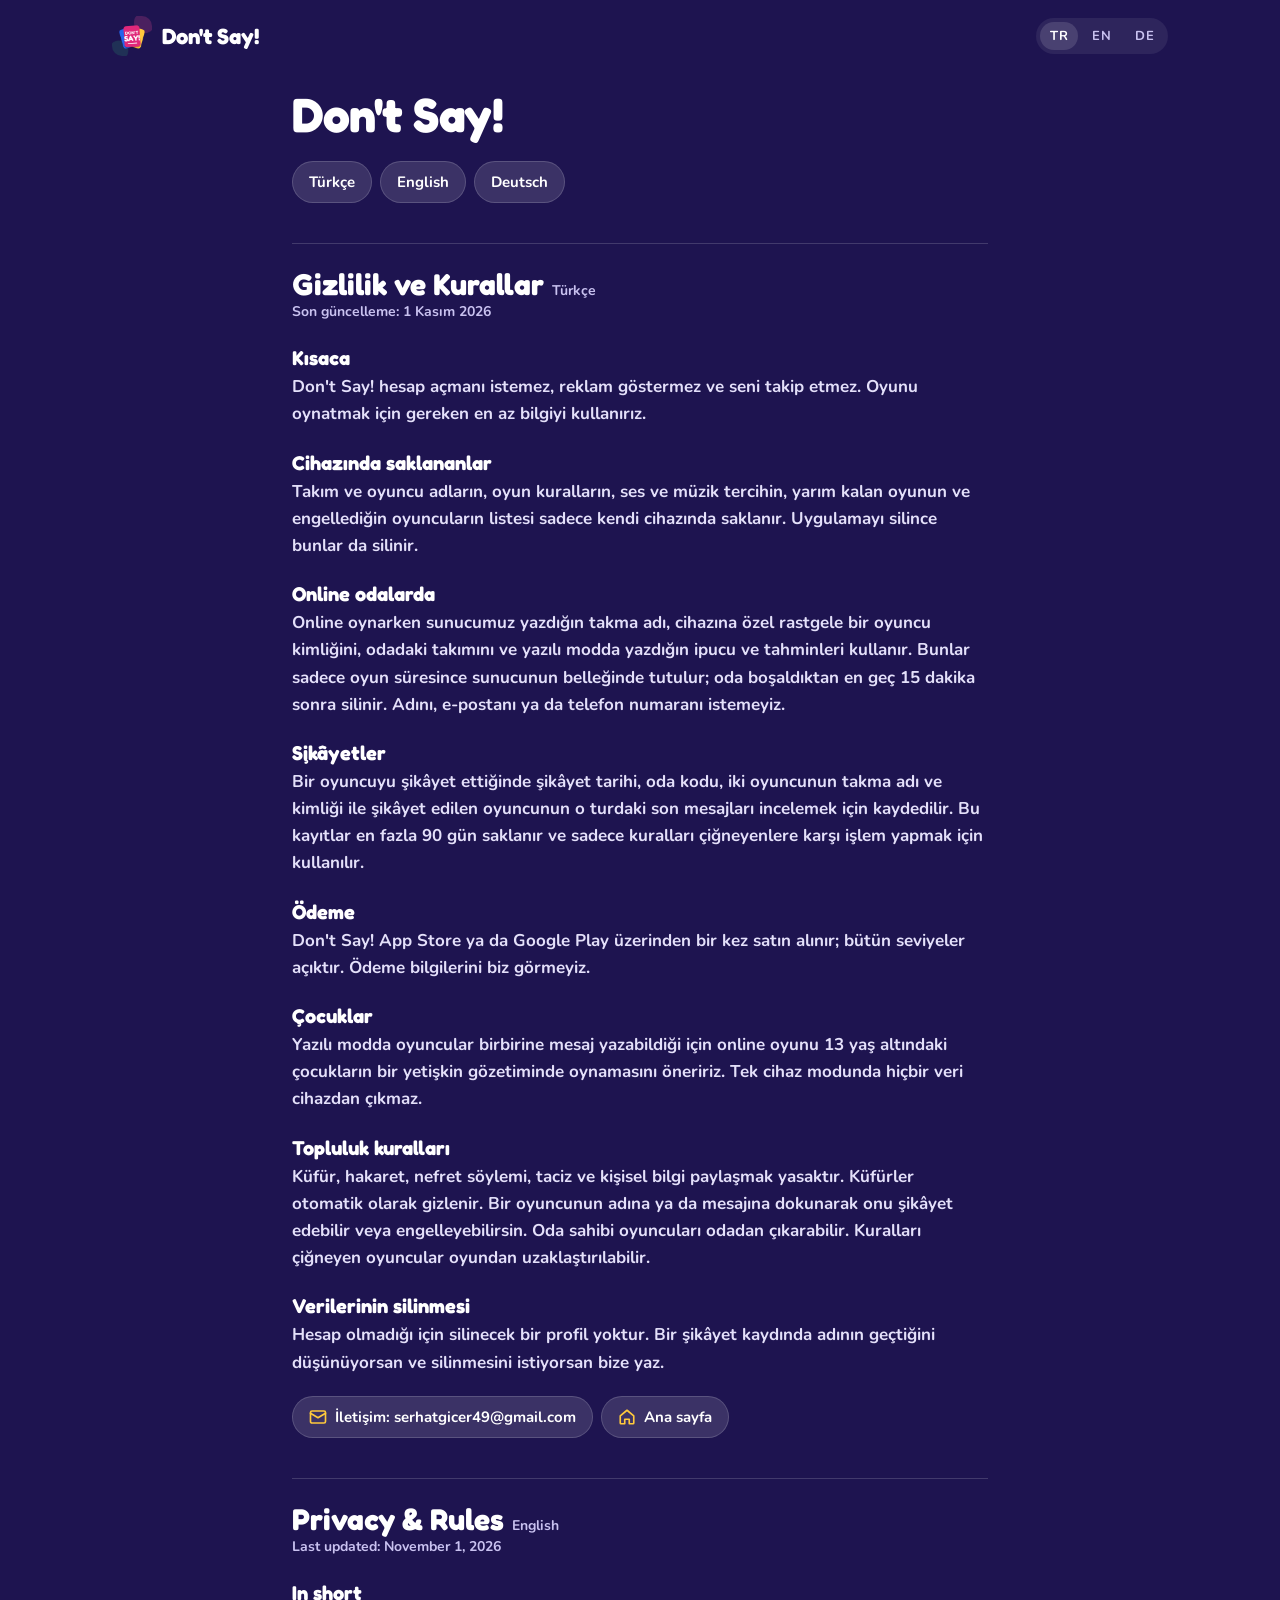
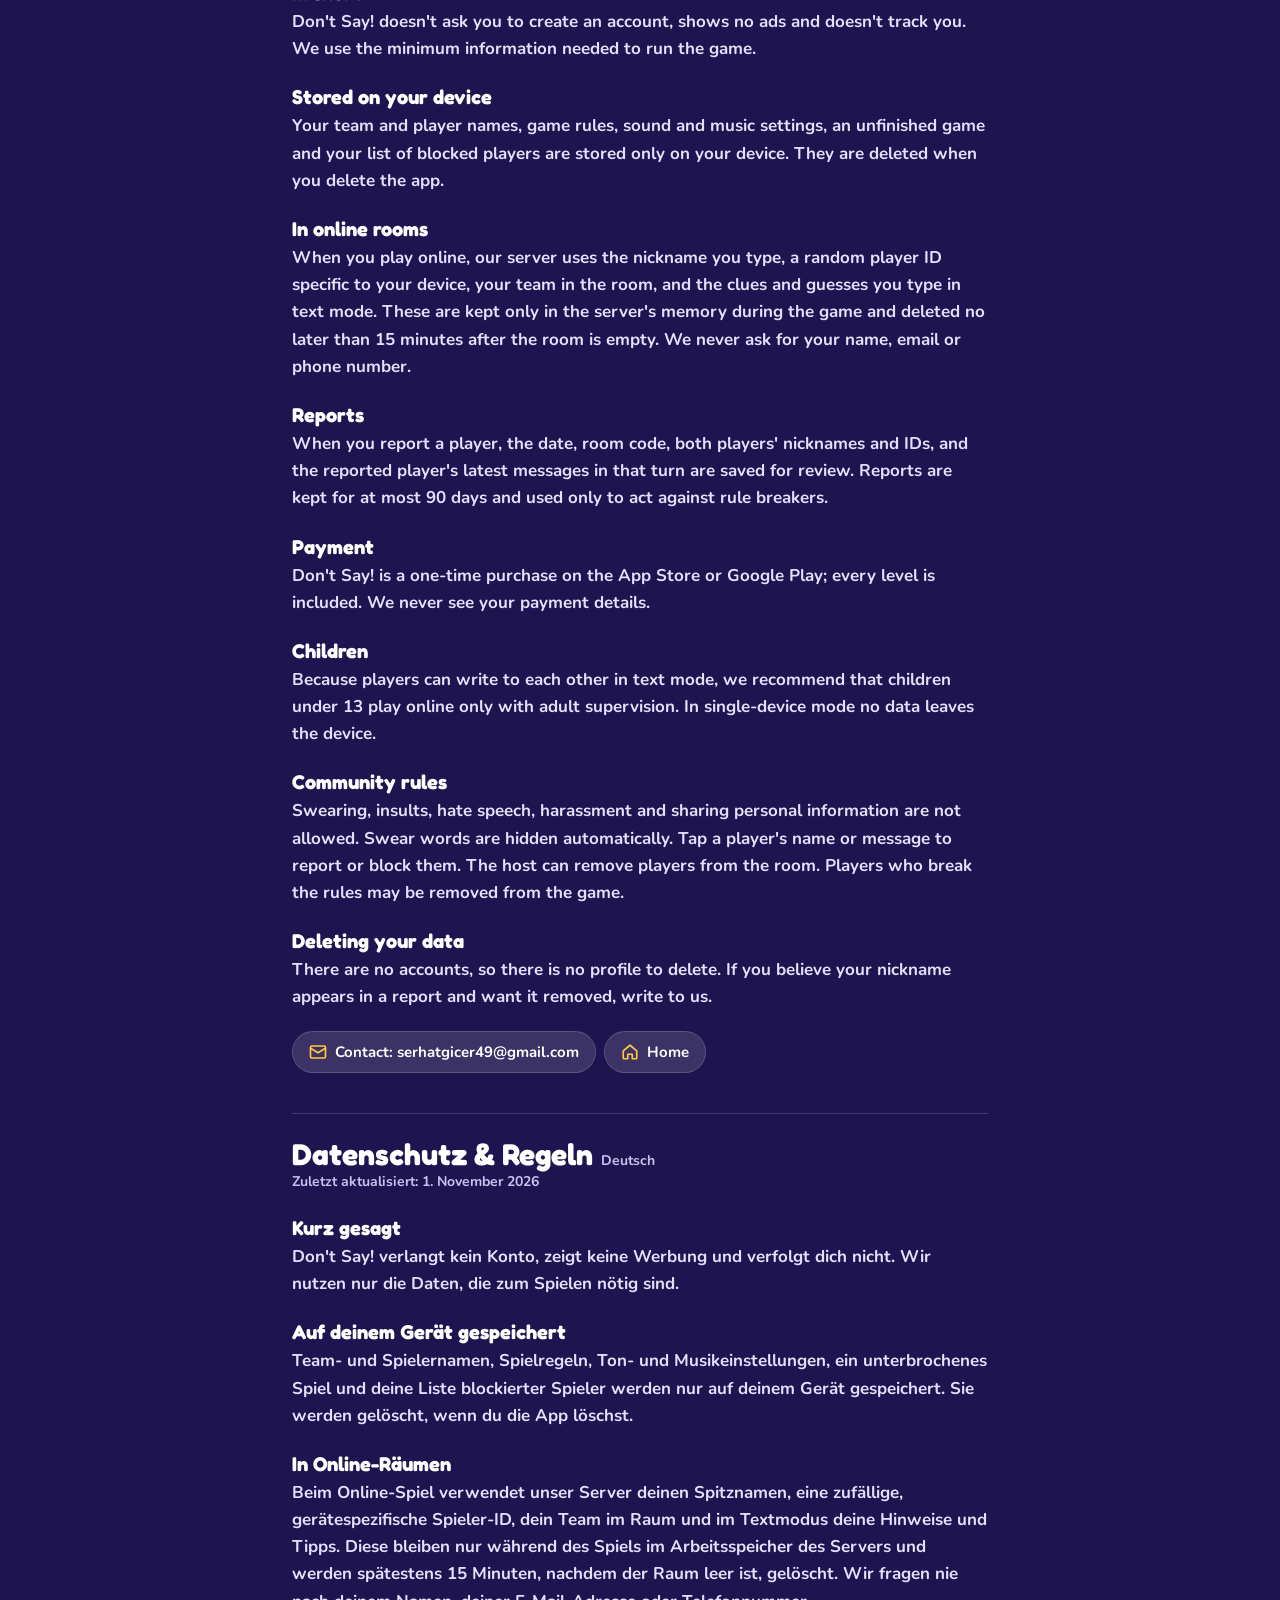
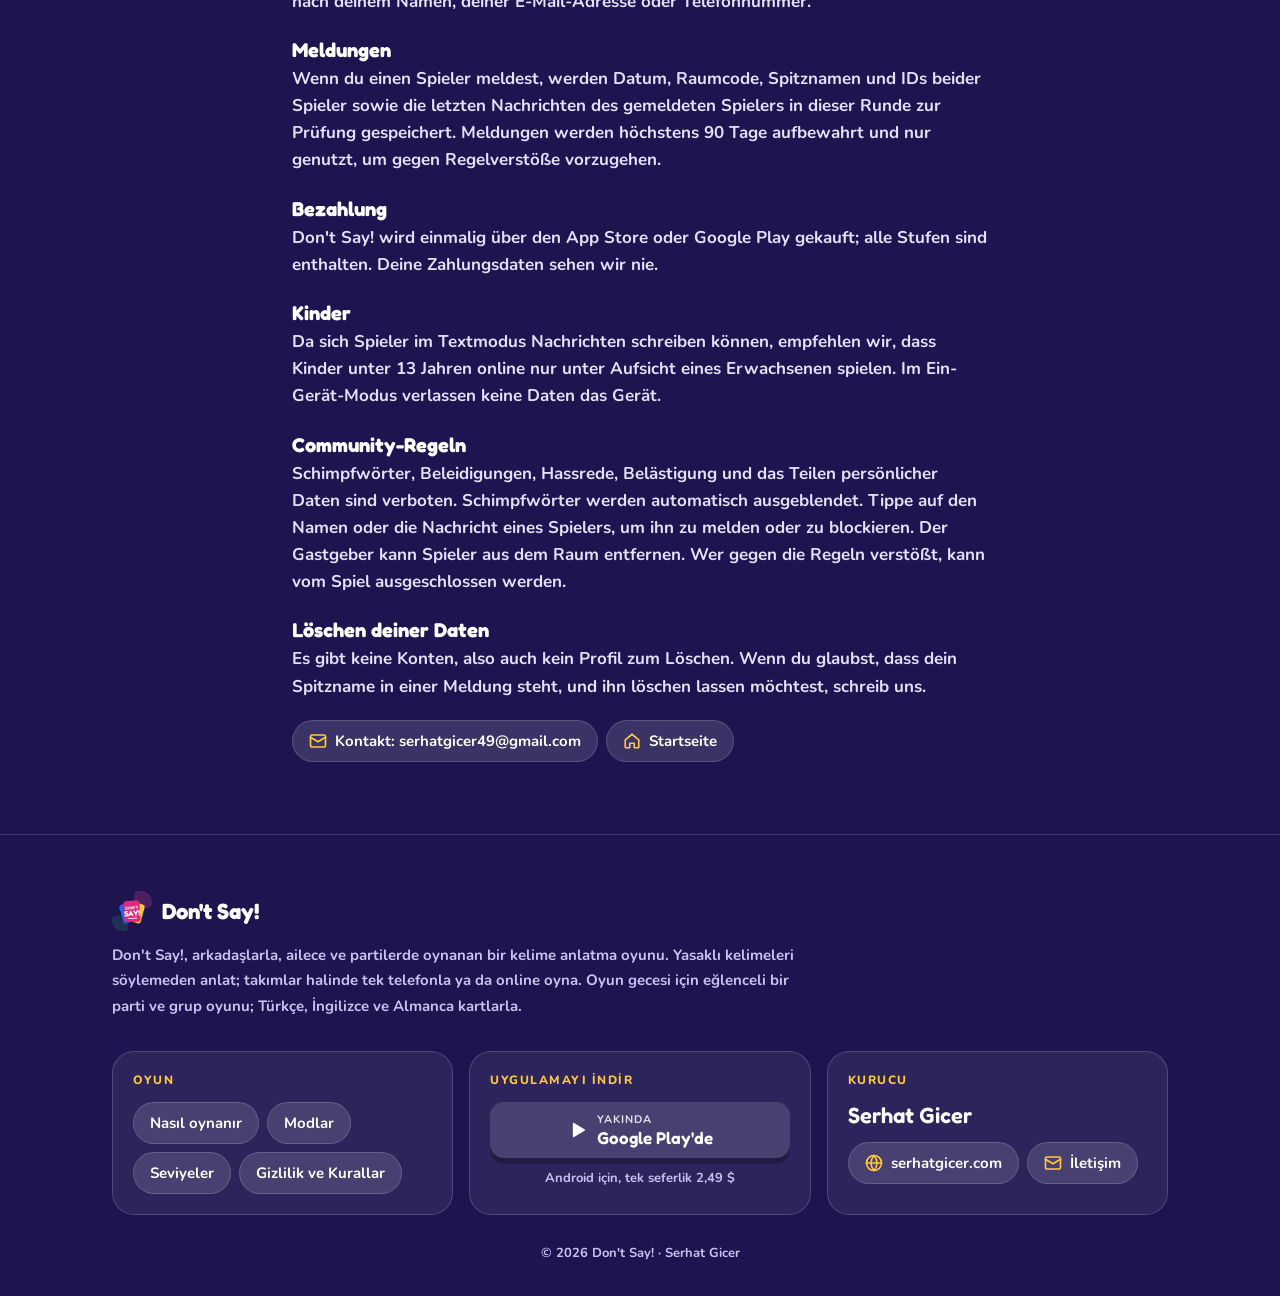
<file: privacy.html>
<!doctype html>
<html lang="tr">
<head>
<meta charset="utf-8">
<meta name="viewport" content="width=device-width, initial-scale=1">
<title>Don't Say! – Gizlilik ve Kurallar</title>
<meta name="description" content="Yasaklı kelimeleri söylemeden anlat! Arkadaşlarınla online ya da tek telefonla oynanan parti oyunu.">
<meta name="theme-color" content="#1E1450">
<meta property="og:type" content="website">
<meta property="og:title" content="Don't Say! – Gizlilik ve Kurallar">
<meta property="og:description" content="Yasaklı kelimeleri söylemeden anlat! Arkadaşlarınla online ya da tek telefonla oynanan parti oyunu.">
<link rel="canonical" href="https://serhatovic73.github.io/dont-say-site/privacy.html">

<meta property="og:image" content="https://serhatovic73.github.io/dont-say-site/img/feature-tr.png">
<meta property="og:url" content="https://serhatovic73.github.io/dont-say-site/privacy.html">
<link rel="icon" type="image/png" href="img/favicon.png">
<link rel="apple-touch-icon" href="img/icon-512.png">
<link rel="preconnect" href="https://fonts.googleapis.com">
<link rel="preconnect" href="https://fonts.gstatic.com" crossorigin>
<link rel="stylesheet" href="https://fonts.googleapis.com/css2?family=Fredoka:wght@600;700&family=Nunito:wght@700;800&display=swap">
<link rel="stylesheet" href="style.css">
</head>
<body>
<header class="top"><div class="wrap">
  <a class="brand" href="index.html"><img src="img/icon-512.png" alt="" width="40" height="40">Don't Say!</a>
  
  <nav class="langs" aria-label="Language"><a href="#tr" hreflang="tr" lang="tr" aria-current="page">TR</a><a href="#en" hreflang="en" lang="en">EN</a><a href="#de" hreflang="de" lang="de">DE</a></nav>
</div></header>
<main class="wrap doc">
  <h1>Don't Say!</h1>
  <nav class="jump pills"><a class="pill" href="#tr">Türkçe</a><a class="pill" href="#en">English</a><a class="pill" href="#de">Deutsch</a></nav>

  <section id="tr" lang="tr">
    <h2>Gizlilik ve Kurallar<small>Türkçe</small></h2>
    <p class="muted">Son güncelleme: 1 Kasım 2026</p>
    <h3>Kısaca</h3>
    <p>Don't Say! hesap açmanı istemez, reklam göstermez ve seni takip etmez. Oyunu oynatmak için gereken en az bilgiyi kullanırız.</p>
    <h3>Cihazında saklananlar</h3>
    <p>Takım ve oyuncu adların, oyun kuralların, ses ve müzik tercihin, yarım kalan oyunun ve engellediğin oyuncuların listesi sadece kendi cihazında saklanır. Uygulamayı silince bunlar da silinir.</p>
    <h3>Online odalarda</h3>
    <p>Online oynarken sunucumuz yazdığın takma adı, cihazına özel rastgele bir oyuncu kimliğini, odadaki takımını ve yazılı modda yazdığın ipucu ve tahminleri kullanır. Bunlar sadece oyun süresince sunucunun belleğinde tutulur; oda boşaldıktan en geç 15 dakika sonra silinir. Adını, e-postanı ya da telefon numaranı istemeyiz.</p>
    <h3>Şikâyetler</h3>
    <p>Bir oyuncuyu şikâyet ettiğinde şikâyet tarihi, oda kodu, iki oyuncunun takma adı ve kimliği ile şikâyet edilen oyuncunun o turdaki son mesajları incelemek için kaydedilir. Bu kayıtlar en fazla 90 gün saklanır ve sadece kuralları çiğneyenlere karşı işlem yapmak için kullanılır.</p>
    <h3>Ödeme</h3>
    <p>Don't Say! App Store ya da Google Play üzerinden bir kez satın alınır; bütün seviyeler açıktır. Ödeme bilgilerini biz görmeyiz.</p>
    <h3>Çocuklar</h3>
    <p>Yazılı modda oyuncular birbirine mesaj yazabildiği için online oyunu 13 yaş altındaki çocukların bir yetişkin gözetiminde oynamasını öneririz. Tek cihaz modunda hiçbir veri cihazdan çıkmaz.</p>
    <h3>Topluluk kuralları</h3>
    <p>Küfür, hakaret, nefret söylemi, taciz ve kişisel bilgi paylaşmak yasaktır. Küfürler otomatik olarak gizlenir. Bir oyuncunun adına ya da mesajına dokunarak onu şikâyet edebilir veya engelleyebilirsin. Oda sahibi oyuncuları odadan çıkarabilir. Kuralları çiğneyen oyuncular oyundan uzaklaştırılabilir.</p>
    <h3>Verilerinin silinmesi</h3>
    <p>Hesap olmadığı için silinecek bir profil yoktur. Bir şikâyet kaydında adının geçtiğini düşünüyorsan ve silinmesini istiyorsan bize yaz.</p>
    <div class="pills">
      <a class="pill" href="mailto:serhatgicer49@gmail.com"><svg viewBox="0 0 24 24" fill="none" stroke="currentColor" stroke-width="2.2" stroke-linecap="round" stroke-linejoin="round" aria-hidden="true"><rect x="2" y="4" width="20" height="16" rx="2"/><path d="m22 7-10 6L2 7"/></svg>İletişim: serhatgicer49@gmail.com</a>
      <a class="pill" href="index.html"><svg viewBox="0 0 24 24" fill="none" stroke="currentColor" stroke-width="2.2" stroke-linecap="round" stroke-linejoin="round" aria-hidden="true"><path d="M3 10.5 12 3l9 7.5V20a1 1 0 0 1-1 1h-5v-6h-6v6H4a1 1 0 0 1-1-1z"/></svg>Ana sayfa</a>
    </div>
  </section>

  <section id="en" lang="en">
    <h2>Privacy &amp; Rules<small>English</small></h2>
    <p class="muted">Last updated: November 1, 2026</p>
    <h3>In short</h3>
    <p>Don't Say! doesn't ask you to create an account, shows no ads and doesn't track you. We use the minimum information needed to run the game.</p>
    <h3>Stored on your device</h3>
    <p>Your team and player names, game rules, sound and music settings, an unfinished game and your list of blocked players are stored only on your device. They are deleted when you delete the app.</p>
    <h3>In online rooms</h3>
    <p>When you play online, our server uses the nickname you type, a random player ID specific to your device, your team in the room, and the clues and guesses you type in text mode. These are kept only in the server's memory during the game and deleted no later than 15 minutes after the room is empty. We never ask for your name, email or phone number.</p>
    <h3>Reports</h3>
    <p>When you report a player, the date, room code, both players' nicknames and IDs, and the reported player's latest messages in that turn are saved for review. Reports are kept for at most 90 days and used only to act against rule breakers.</p>
    <h3>Payment</h3>
    <p>Don't Say! is a one-time purchase on the App Store or Google Play; every level is included. We never see your payment details.</p>
    <h3>Children</h3>
    <p>Because players can write to each other in text mode, we recommend that children under 13 play online only with adult supervision. In single-device mode no data leaves the device.</p>
    <h3>Community rules</h3>
    <p>Swearing, insults, hate speech, harassment and sharing personal information are not allowed. Swear words are hidden automatically. Tap a player's name or message to report or block them. The host can remove players from the room. Players who break the rules may be removed from the game.</p>
    <h3>Deleting your data</h3>
    <p>There are no accounts, so there is no profile to delete. If you believe your nickname appears in a report and want it removed, write to us.</p>
    <div class="pills">
      <a class="pill" href="mailto:serhatgicer49@gmail.com"><svg viewBox="0 0 24 24" fill="none" stroke="currentColor" stroke-width="2.2" stroke-linecap="round" stroke-linejoin="round" aria-hidden="true"><rect x="2" y="4" width="20" height="16" rx="2"/><path d="m22 7-10 6L2 7"/></svg>Contact: serhatgicer49@gmail.com</a>
      <a class="pill" href="en/index.html"><svg viewBox="0 0 24 24" fill="none" stroke="currentColor" stroke-width="2.2" stroke-linecap="round" stroke-linejoin="round" aria-hidden="true"><path d="M3 10.5 12 3l9 7.5V20a1 1 0 0 1-1 1h-5v-6h-6v6H4a1 1 0 0 1-1-1z"/></svg>Home</a>
    </div>
  </section>

  <section id="de" lang="de">
    <h2>Datenschutz &amp; Regeln<small>Deutsch</small></h2>
    <p class="muted">Zuletzt aktualisiert: 1. November 2026</p>
    <h3>Kurz gesagt</h3>
    <p>Don't Say! verlangt kein Konto, zeigt keine Werbung und verfolgt dich nicht. Wir nutzen nur die Daten, die zum Spielen nötig sind.</p>
    <h3>Auf deinem Gerät gespeichert</h3>
    <p>Team- und Spielernamen, Spielregeln, Ton- und Musikeinstellungen, ein unterbrochenes Spiel und deine Liste blockierter Spieler werden nur auf deinem Gerät gespeichert. Sie werden gelöscht, wenn du die App löschst.</p>
    <h3>In Online-Räumen</h3>
    <p>Beim Online-Spiel verwendet unser Server deinen Spitznamen, eine zufällige, gerätespezifische Spieler-ID, dein Team im Raum und im Textmodus deine Hinweise und Tipps. Diese bleiben nur während des Spiels im Arbeitsspeicher des Servers und werden spätestens 15 Minuten, nachdem der Raum leer ist, gelöscht. Wir fragen nie nach deinem Namen, deiner E-Mail-Adresse oder Telefonnummer.</p>
    <h3>Meldungen</h3>
    <p>Wenn du einen Spieler meldest, werden Datum, Raumcode, Spitznamen und IDs beider Spieler sowie die letzten Nachrichten des gemeldeten Spielers in dieser Runde zur Prüfung gespeichert. Meldungen werden höchstens 90 Tage aufbewahrt und nur genutzt, um gegen Regelverstöße vorzugehen.</p>
    <h3>Bezahlung</h3>
    <p>Don't Say! wird einmalig über den App Store oder Google Play gekauft; alle Stufen sind enthalten. Deine Zahlungsdaten sehen wir nie.</p>
    <h3>Kinder</h3>
    <p>Da sich Spieler im Textmodus Nachrichten schreiben können, empfehlen wir, dass Kinder unter 13 Jahren online nur unter Aufsicht eines Erwachsenen spielen. Im Ein-Gerät-Modus verlassen keine Daten das Gerät.</p>
    <h3>Community-Regeln</h3>
    <p>Schimpfwörter, Beleidigungen, Hassrede, Belästigung und das Teilen persönlicher Daten sind verboten. Schimpfwörter werden automatisch ausgeblendet. Tippe auf den Namen oder die Nachricht eines Spielers, um ihn zu melden oder zu blockieren. Der Gastgeber kann Spieler aus dem Raum entfernen. Wer gegen die Regeln verstößt, kann vom Spiel ausgeschlossen werden.</p>
    <h3>Löschen deiner Daten</h3>
    <p>Es gibt keine Konten, also auch kein Profil zum Löschen. Wenn du glaubst, dass dein Spitzname in einer Meldung steht, und ihn löschen lassen möchtest, schreib uns.</p>
    <div class="pills">
      <a class="pill" href="mailto:serhatgicer49@gmail.com"><svg viewBox="0 0 24 24" fill="none" stroke="currentColor" stroke-width="2.2" stroke-linecap="round" stroke-linejoin="round" aria-hidden="true"><rect x="2" y="4" width="20" height="16" rx="2"/><path d="m22 7-10 6L2 7"/></svg>Kontakt: serhatgicer49@gmail.com</a>
      <a class="pill" href="de/index.html"><svg viewBox="0 0 24 24" fill="none" stroke="currentColor" stroke-width="2.2" stroke-linecap="round" stroke-linejoin="round" aria-hidden="true"><path d="M3 10.5 12 3l9 7.5V20a1 1 0 0 1-1 1h-5v-6h-6v6H4a1 1 0 0 1-1-1z"/></svg>Startseite</a>
    </div>
  </section>
</main>
<footer><div class="wrap">
  <div class="foot-top">
    <a class="brand" href="index.html"><img src="img/icon-512.png" alt="Don't Say!" width="40" height="40" loading="lazy">Don't Say!</a>
    <p>Don't Say!, arkadaşlarla, ailece ve partilerde oynanan bir kelime anlatma oyunu. Yasaklı kelimeleri söylemeden anlat; takımlar halinde tek telefonla ya da online oyna. Oyun gecesi için eğlenceli bir parti ve grup oyunu; Türkçe, İngilizce ve Almanca kartlarla.</p>
  </div>
  <div class="foot-cards">
    <nav class="foot-card" aria-label="Oyun">
      <h3>Oyun</h3>
      <div class="pills">
        <a class="pill" href="index.html#how">Nasıl oynanır</a>
        <a class="pill" href="index.html#modes">Modlar</a>
        <a class="pill" href="index.html#levels">Seviyeler</a>
        <a class="pill" href="privacy.html#tr">Gizlilik ve Kurallar</a>
      </div>
    </nav>
    <div class="foot-card">
      <h3>Uygulamayı indir</h3>
      <a class="btn small soon" href="https://play.google.com/store/apps/details?id=com.serhatgicer.dontsaygame" rel="noopener"><svg viewBox="0 0 24 24" aria-hidden="true"><path fill="currentColor" d="M7 4.5v15a1 1 0 0 0 1.5.86l12.5-7.5a1 1 0 0 0 0-1.72L8.5 3.64A1 1 0 0 0 7 4.5z"/></svg><span><small>Yakında</small>Google Play'de</span></a>
      <p class="foot-note">Android için, tek seferlik 2,49 $</p>
    </div>
    <div class="foot-card">
      <h3>Kurucu</h3>
      <p class="founder-name">Serhat Gicer</p>
      <div class="pills">
        <a class="pill" href="https://serhatgicer.com" rel="author"><svg viewBox="0 0 24 24" fill="none" stroke="currentColor" stroke-width="2.2" stroke-linecap="round" stroke-linejoin="round" aria-hidden="true"><circle cx="12" cy="12" r="10"/><path d="M2 12h20"/><path d="M12 2a15 15 0 0 1 4 10 15 15 0 0 1-4 10 15 15 0 0 1-4-10 15 15 0 0 1 4-10z"/></svg>serhatgicer.com</a>
        <a class="pill" href="mailto:serhatgicer49@gmail.com"><svg viewBox="0 0 24 24" fill="none" stroke="currentColor" stroke-width="2.2" stroke-linecap="round" stroke-linejoin="round" aria-hidden="true"><rect x="2" y="4" width="20" height="16" rx="2"/><path d="m22 7-10 6L2 7"/></svg>İletişim</a>
      </div>
    </div>
  </div>
  <div class="foot-bottom">© 2026 Don't Say! · Serhat Gicer</div>
</div></footer>
</body>
</html>
</file>
<file: style.css>
/* Don't Say! tanıtım sitesi. Renkler uygulamayla aynı (src/theme/index.ts). */
:root {
  --bg: #1E1450;
  --bg-deep: #140C38;
  --surface: rgba(255, 255, 255, 0.07);
  --surface-strong: rgba(255, 255, 255, 0.13);
  --border: rgba(255, 255, 255, 0.16);
  --text: #FFFFFF;
  --muted: #C9C2F0;
  --ink: #1E1450;
  --pink: #E0287A;
  --pink-shadow: #9E1452;
  --blue: #2563EB;
  --yellow: #FFC93C;
  --yellow-shadow: #B8860B;
  --green: #2ED47A;
  --red: #D92B3A;
  --purple: #7C3AED;
  --card-line: #F1EEFA;
  --display: 'Fredoka', system-ui, sans-serif;
  --body: 'Nunito', system-ui, sans-serif;
  --max: 1120px;
  color-scheme: dark;
}

* { box-sizing: border-box; }
html { scroll-behavior: smooth; }
body {
  margin: 0;
  background: var(--bg);
  color: var(--text);
  font: 700 17px/1.6 var(--body);
  overflow-x: hidden;
}
a { color: var(--yellow); text-decoration: none; }

/* Hap buton: footer ve gizlilik sayfasındaki linkler */
.pills { display: flex; flex-wrap: wrap; gap: 8px; }
.pill {
  display: inline-flex; align-items: center; gap: 8px; min-height: 42px; padding: 8px 16px;
  background: var(--surface-strong); border: 1px solid var(--border); border-radius: 999px;
  color: var(--text); font: 700 15px var(--body); text-decoration: none; transition: background 0.15s, transform 0.1s;
}
.pill:hover { background: rgba(255, 255, 255, 0.2); color: var(--text); }
.pill:active { transform: scale(0.97); }
.pill svg { width: 18px; height: 18px; flex: none; color: var(--yellow); }
img { max-width: 100%; display: block; }
.wrap { max-width: var(--max); margin: 0 auto; padding: 0 16px; }
@media (min-width: 720px) { .wrap { padding: 0 32px; } }

/* Arka plandaki büyük yumuşak daireler (mağaza görselindeki gibi) */
.blobs { position: absolute; inset: 0; overflow: hidden; pointer-events: none; z-index: 0; }
.blobs span { position: absolute; border-radius: 50%; opacity: 0.55; }
.blobs span:nth-child(1) { width: 520px; height: 520px; background: #4A2370; top: -220px; right: -160px; }
.blobs span:nth-child(2) { width: 360px; height: 360px; background: #1F3A6B; bottom: -180px; left: -140px; }
.blobs span:nth-child(3) { width: 200px; height: 200px; background: #2A3480; bottom: 40px; right: 30%; opacity: 0.4; }

/* Üst menü */
header.top { position: relative; z-index: 2; }
header.top .wrap { display: flex; align-items: center; justify-content: space-between; gap: 16px; height: 72px; }
.brand { display: flex; align-items: center; gap: 10px; text-decoration: none; color: var(--text); font: 700 22px var(--display); }
.brand img { width: 40px; height: 40px; border-radius: 10px; }
nav.links { display: none; gap: 24px; }
nav.links a { color: var(--muted); text-decoration: none; font-size: 15px; }
nav.links a:hover { color: var(--text); }
@media (min-width: 860px) { nav.links { display: flex; } }
.langs { display: flex; gap: 4px; background: var(--surface); border-radius: 999px; padding: 4px; }
.langs a { color: var(--muted); text-decoration: none; font-size: 13px; padding: 4px 10px; border-radius: 999px; letter-spacing: 0.5px; }
.langs a[aria-current="page"] { background: var(--surface-strong); color: var(--text); }

/* Giriş bölümü */
.hero { position: relative; padding: 24px 0 72px; }
.hero .wrap { position: relative; z-index: 1; display: grid; gap: 48px; align-items: center; }
@media (min-width: 860px) {
  .hero { padding: 48px 0 112px; }
  .hero .wrap { grid-template-columns: 1.1fr 0.9fr; }
}
h1, h2, h3 { font-family: var(--display); font-weight: 700; line-height: 1.1; margin: 0; }
h1 { font-size: clamp(42px, 8vw, 72px); letter-spacing: -0.5px; }
h1 em { font-style: normal; color: var(--yellow); }
.lead { color: var(--muted); font-size: 19px; max-width: 34em; margin: 20px 0 28px; }
.chips { display: flex; flex-wrap: wrap; gap: 8px; margin-top: 20px; padding: 0; list-style: none; }
.chips li { font-size: 14px; color: var(--muted); background: var(--surface); border: 1px solid var(--border); padding: 4px 12px; border-radius: 999px; }

.btn {
  display: inline-flex; align-items: center; gap: 12px; text-decoration: none;
  font: 600 20px var(--display); color: var(--text);
  background: var(--pink); padding: 14px 26px; border-radius: 18px;
  box-shadow: 0 6px 0 var(--pink-shadow); transition: transform 0.1s, box-shadow 0.1s;
}
.btn:hover { transform: translateY(-2px); box-shadow: 0 8px 0 var(--pink-shadow); }
.btn:active { transform: translateY(4px); box-shadow: 0 2px 0 var(--pink-shadow); }
.btn small { display: block; font: 700 12px var(--body); letter-spacing: 1px; text-transform: uppercase; opacity: 0.85; }
.btn svg { width: 26px; height: 26px; flex: none; }
.btn.soon { background: var(--surface-strong); box-shadow: 0 6px 0 rgba(0, 0, 0, 0.25); }
.btn.soon:hover { box-shadow: 0 8px 0 rgba(0, 0, 0, 0.25); }
.btn.soon:active { box-shadow: 0 2px 0 rgba(0, 0, 0, 0.25); }
.btn.small { font-size: 17px; padding: 10px 18px; border-radius: 14px; gap: 10px; }
.btn.small svg { width: 20px; height: 20px; }
.btn.small small { font-size: 11px; }

/* Kart yığını: arkada eğik mavi ve sarı kart, önde uygulamadaki gibi oyun kartı */
.deck { position: relative; width: min(340px, 86vw); aspect-ratio: 3 / 4; margin: 0 auto; }
.deck .back { position: absolute; inset: 0; border-radius: 30px; }
.deck .back.b1 { background: var(--blue); transform: rotate(-9deg) translate(-18px, 10px); }
.deck .back.b2 { background: var(--yellow); transform: rotate(8deg) translate(18px, 6px); }
.card {
  position: absolute; inset: 0; background: #fff; color: var(--ink); border-radius: 30px; overflow: hidden;
  box-shadow: 0 12px 0 rgba(0, 0, 0, 0.25); display: flex; flex-direction: column;
  transition: transform 0.35s ease, opacity 0.35s ease;
}
.card.out { transform: translateX(40px) rotate(6deg); opacity: 0; }
.card .band { background: var(--pink); color: #fff; height: 44px; display: flex; align-items: center; justify-content: space-between; padding: 0 20px; font: 800 13px var(--body); letter-spacing: 1.5px; }
.card .word { font: 700 clamp(30px, 7vw, 40px) var(--display); text-align: center; padding: 26px 16px 4px; overflow-wrap: anywhere; }
.card .head { display: flex; align-items: center; gap: 10px; margin: 10px 24px 4px; font: 800 12px var(--body); letter-spacing: 1.5px; color: #B3193F; white-space: nowrap; }
.card .head::before, .card .head::after { content: ""; flex: 1; height: 2px; background: #F3C5D3; }
.card ul { list-style: none; margin: 0; padding: 0 24px 12px; flex: 1; display: flex; flex-direction: column; }
.card li { flex: 1; display: flex; align-items: center; gap: 12px; border-bottom: 2px solid var(--card-line); font: 700 20px var(--body); }
.card li:last-child { border-bottom: 0; }
.card li svg { width: 22px; height: 22px; color: var(--red); flex: none; }

/* Bölümler */
section.block { padding: 72px 0; position: relative; }
section.block.alt { background: var(--bg-deep); }
.eyebrow { color: var(--yellow); font: 800 13px var(--body); letter-spacing: 2px; text-transform: uppercase; margin-bottom: 10px; }
h2 { font-size: clamp(32px, 5vw, 46px); }
.sub { color: var(--muted); max-width: 40em; margin: 14px 0 0; }
.grid { display: grid; gap: 16px; margin-top: 36px; }
@media (min-width: 640px) { .grid.two { grid-template-columns: repeat(2, 1fr); } }
@media (min-width: 900px) { .grid.three { grid-template-columns: repeat(3, 1fr); } .grid.two.four { grid-template-columns: repeat(4, 1fr); } }
.tile { background: var(--surface); border: 1px solid var(--border); border-radius: 24px; padding: 24px; }
.tile h3 { font-size: 22px; margin: 14px 0 6px; }
.tile p { color: var(--muted); margin: 0; font-size: 16px; }
.icon { width: 48px; height: 48px; border-radius: 14px; display: grid; place-items: center; color: #fff; }
.icon svg { width: 26px; height: 26px; }
.num { width: 44px; height: 44px; border-radius: 50%; display: grid; place-items: center; font: 700 22px var(--display); color: var(--ink); }
.c-pink { background: var(--pink); } .c-blue { background: var(--blue); } .c-yellow { background: var(--yellow); }
.c-green { background: #0F7F45; } .c-purple { background: var(--purple); } .c-red { background: var(--red); }

/* Seviyeler */
.levels { display: grid; gap: 12px; margin-top: 36px; }
@media (min-width: 900px) { .levels { grid-template-columns: repeat(5, 1fr); } }
.level { background: var(--surface); border: 1px solid var(--border); border-radius: 20px; padding: 18px 20px; display: flex; flex-direction: column; gap: 6px; }
.level .name { font: 700 22px var(--display); }
.level p { margin: 0; color: var(--muted); font-size: 15px; flex: 1; }
.level .bars { display: flex; gap: 4px; }
.level .bars i { width: 18px; height: 6px; border-radius: 3px; background: var(--surface-strong); }
.level .bars i.on { background: var(--pink); }
.tag { align-self: flex-start; font: 800 12px var(--body); letter-spacing: 1px; text-transform: uppercase; padding: 3px 10px; border-radius: 999px; }
.tag.free { background: rgba(46, 212, 122, 0.16); color: var(--green); }
.tag.paid { background: rgba(255, 201, 60, 0.14); color: var(--yellow); }

/* Kapanış çağrısı */
.cta { text-align: center; }
.cta .sub { margin: 14px auto 28px; }

/* Footer: üstte logo + tanıtım, altında üç ayrı kart (oyun, indir, kurucu). Telefonda kartlar alt alta. */
footer { padding: 56px 0 32px; color: var(--muted); font-size: 15px; border-top: 1px solid var(--border); }
.foot-top { display: flex; flex-direction: column; gap: 12px; max-width: 46em; }
.foot-top p { margin: 0; line-height: 1.7; }
.foot-cards { display: grid; gap: 16px; margin-top: 32px; }
@media (min-width: 760px) { .foot-cards { grid-template-columns: repeat(3, 1fr); } }
.foot-card {
  background: var(--surface); border: 1px solid var(--border); border-radius: 22px; padding: 20px;
  display: flex; flex-direction: column; gap: 14px;
}
.foot-card h3 { font: 800 12px var(--body); letter-spacing: 1.5px; text-transform: uppercase; color: var(--yellow); margin: 0; }
.foot-card .btn { align-self: stretch; justify-content: center; }
.foot-note { margin: -4px 0 0; font-size: 13px; text-align: center; }
.founder-name { margin: 0; color: var(--text); font: 600 22px var(--display); }
.foot-bottom { margin-top: 28px; text-align: center; font-size: 13px; }

@media (prefers-reduced-motion: reduce) {
  html { scroll-behavior: auto; }
  .card, .btn { transition: none; }
}

/* Gizlilik sayfası */
.doc { max-width: 760px; padding-top: 16px; padding-bottom: 72px; }
.doc h1 { font-size: clamp(34px, 6vw, 48px); }
.doc nav.jump { margin: 20px 0 8px; }
.doc .pills { margin-top: 20px; }
.doc section { margin-top: 40px; padding-top: 24px; border-top: 1px solid var(--border); }
.doc h2 { font-size: 30px; }
.doc h2 small { font: 700 14px var(--body); color: var(--muted); margin-left: 8px; }
.doc h3 { font-size: 20px; margin: 24px 0 4px; }
.doc p { color: #E4E0FA; margin: 0 0 8px; }
.doc .muted { color: var(--muted); font-size: 14px; }
</file>
